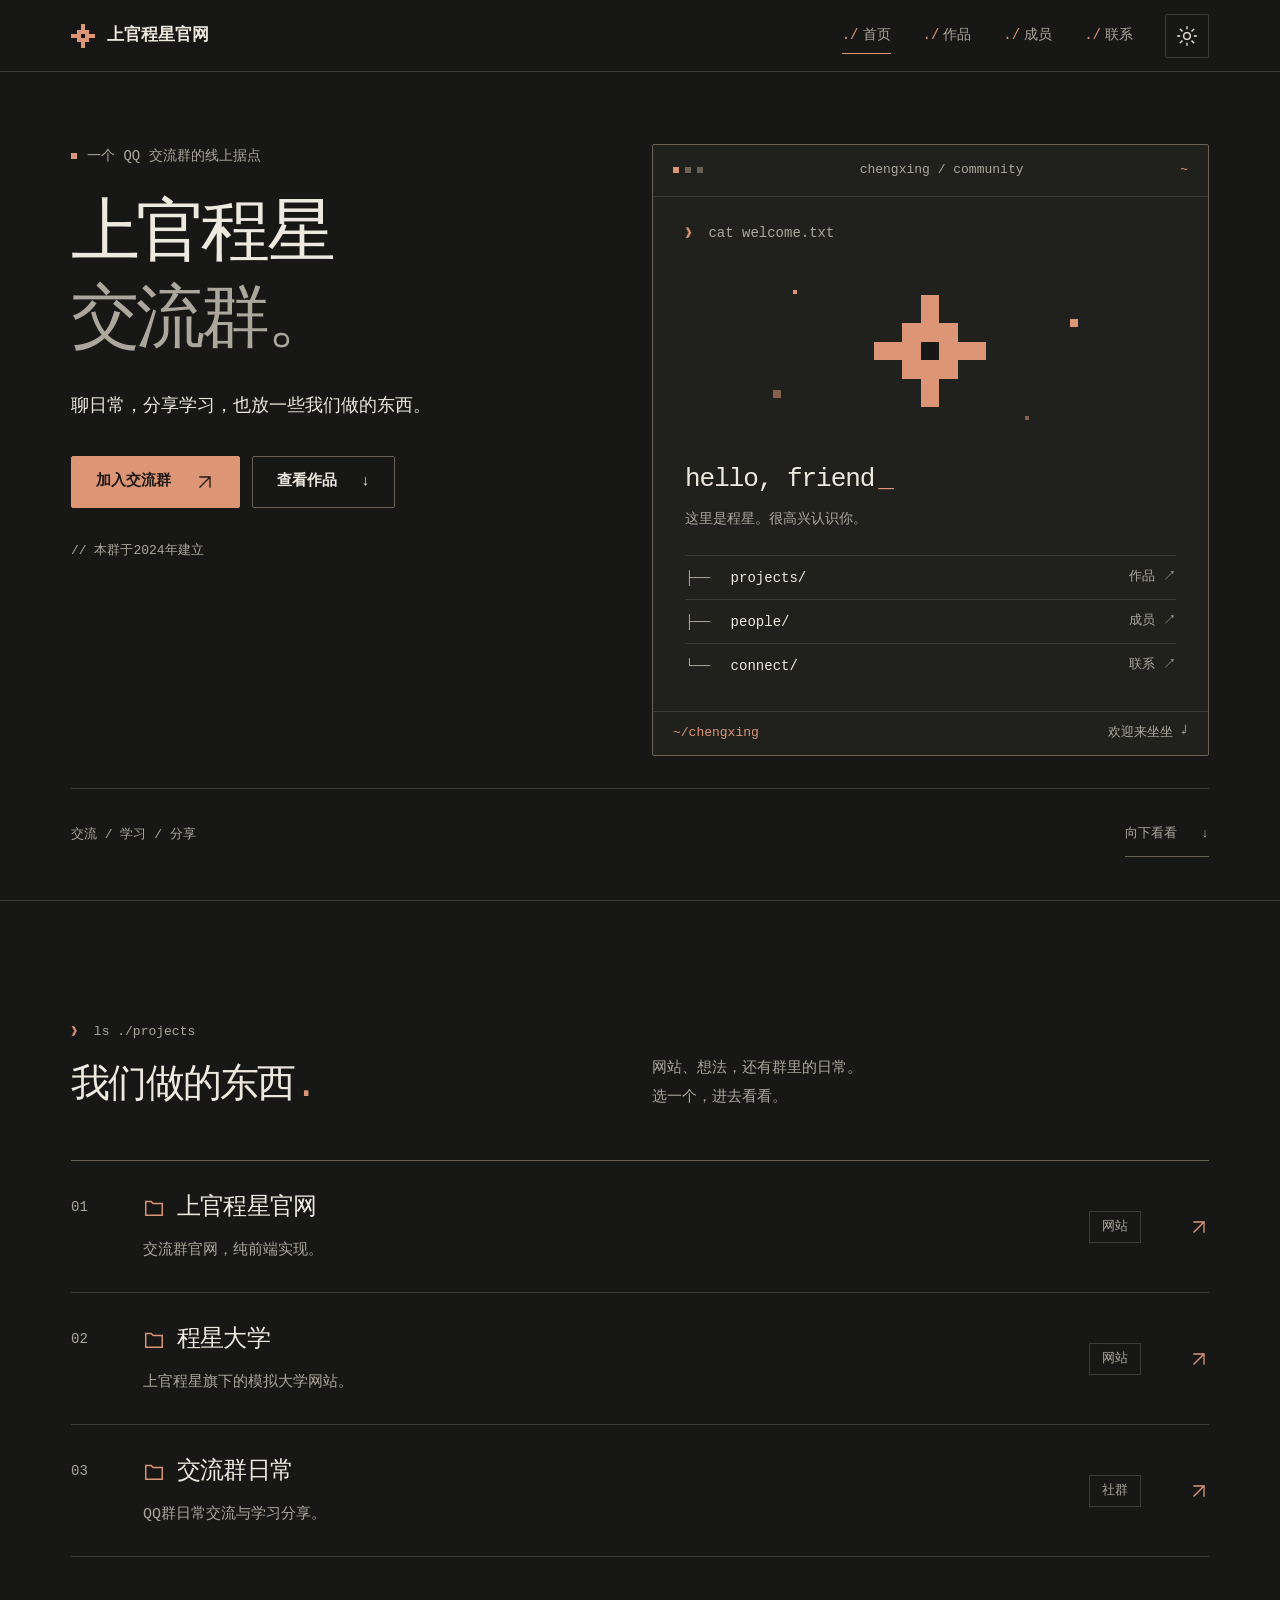
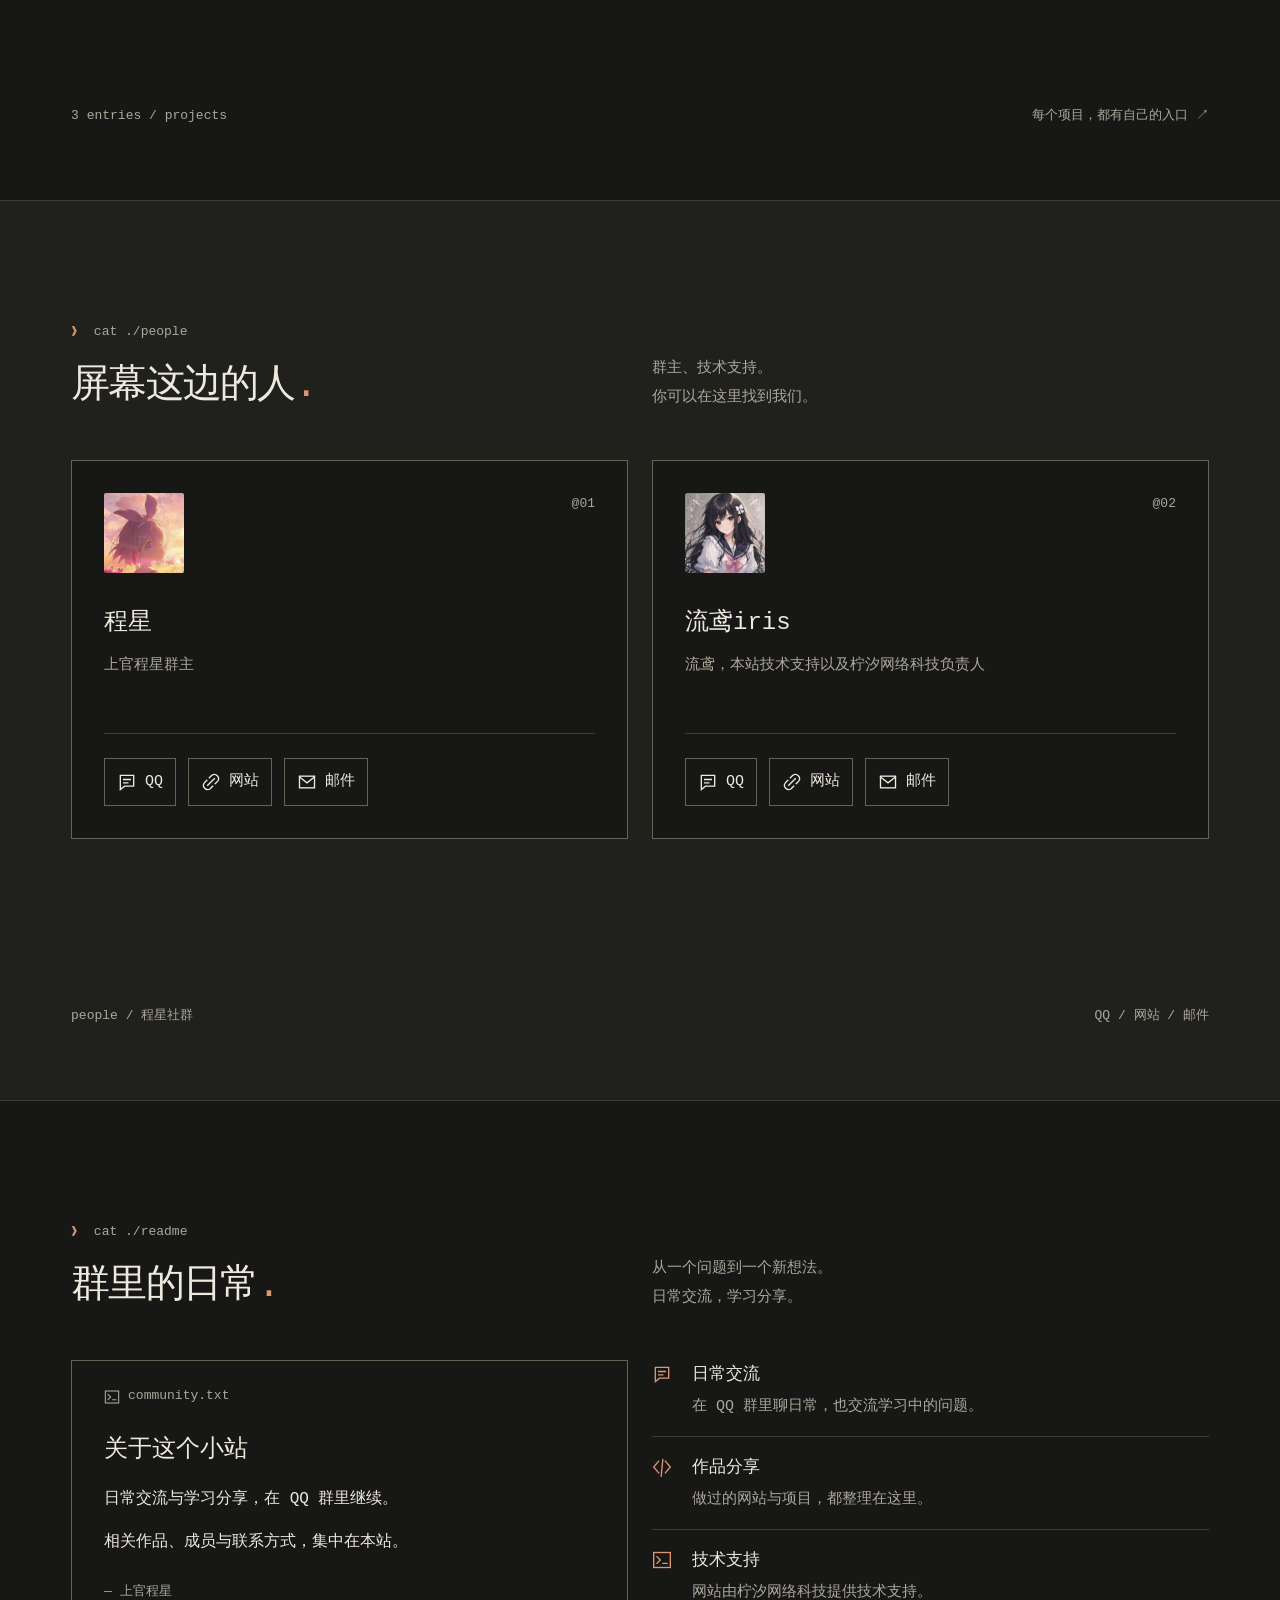
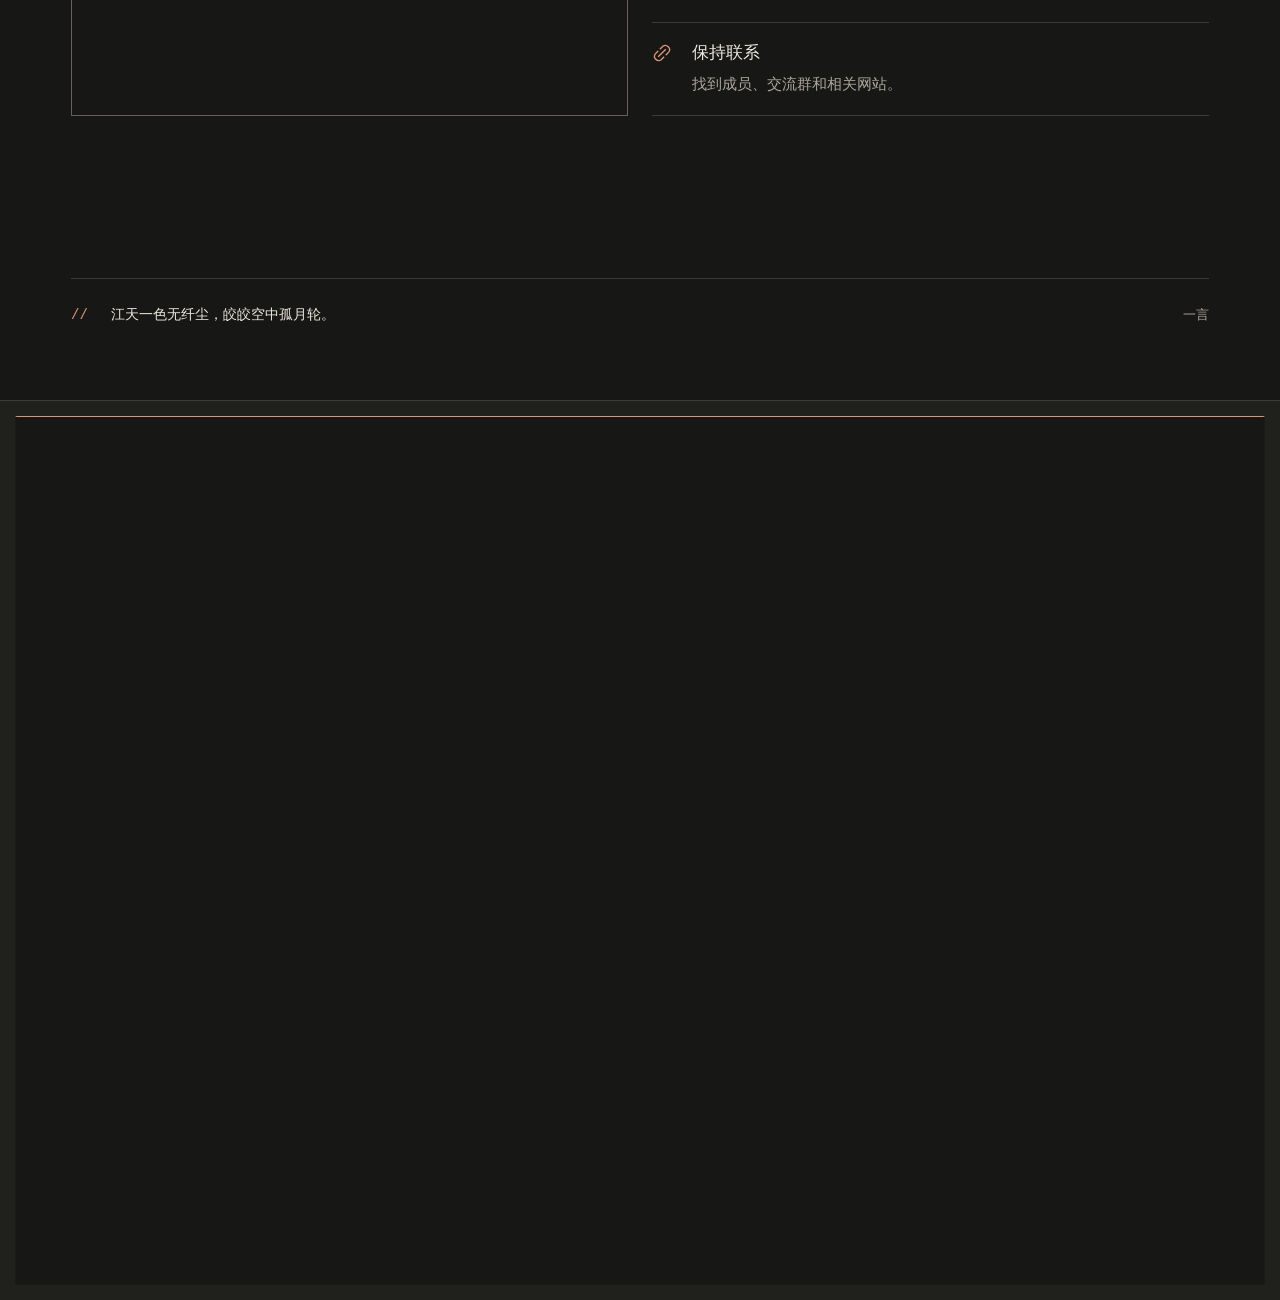
<file: index.html>
<!doctype html>
<html lang="zh-CN" data-type="software" data-radius="sharp" data-buttons="solid" data-theme="dark">
<head>
  <meta charset="utf-8">
  <meta name="viewport" content="width=device-width, initial-scale=1, viewport-fit=cover">
  <meta name="page-type" content="software">
  <meta name="site-kind" content="software">
  <title>上官程星 · 交流群官网</title>
  <meta name="description" content="上官程星交流群的线上据点。找到群里的作品、成员和联系方式。">
  <meta name="keywords" content="上官程星 QQ交流群 作品 社群">
  <meta name="theme-color" content="#171715">
  <meta property="og:title" content="上官程星 · 交流群官网">
  <meta property="og:description" content="聊日常，分享学习，也放一些我们做的东西。">
  <meta property="og:type" content="website">
  <meta property="og:image" content="./share.jpg">
  <meta name="twitter:card" content="summary_large_image">
  <link rel="icon" href="./favicon.svg" type="image/svg+xml">
  <link rel="stylesheet" href="./assets/motion/motion.css">
  <link rel="stylesheet" href="./terminal.css">
  <script>try{document.documentElement.dataset.theme=localStorage.getItem('cx-theme')==='light'?'light':'dark'}catch(e){}document.documentElement.classList.add('m-enter');setTimeout(()=>document.documentElement.classList.add('m-enter-done'),700)</script>
  <script>document.documentElement.classList.add('mo-js');setTimeout(()=>document.documentElement.classList.add('mo-safe'),2500)</script>
  <link rel="modulepreload" href="./assets/moments/moments.js">
  <link rel="modulepreload" href="./assets/moments/lib.js">
  <link rel="modulepreload" href="./assets/moments/line-carries-colour/moment.js">
  <script src="./env.js?v=20261122-link1" defer></script>
  <script src="./site.js" defer></script>
  <script src="./index.js" defer></script>
</head>
<body>
<svg class="icon-definitions" aria-hidden="true" width="0" height="0" xmlns="http://www.w3.org/2000/svg"><symbol id="ui-arrow" viewBox="0 0 24 24"><path d="M5 12h14m-6-6 6 6-6 6"/></symbol><symbol id="ui-arrow-up-right" viewBox="0 0 24 24"><path d="M6 18 18 6M6 6h12v12"/></symbol><symbol id="ui-folder" viewBox="0 0 24 24"><path d="M3 7V5h6l2 2h10v13H3Z"/></symbol><symbol id="ui-message" viewBox="0 0 24 24"><path d="M4 4h16v13H9l-5 4Z"/><path d="M8 9h8M8 13h5"/></symbol><symbol id="ui-mail" viewBox="0 0 24 24"><rect x="3" y="5" width="18" height="14"/><path d="m3 6 9 7 9-7"/></symbol><symbol id="ui-users" viewBox="0 0 24 24"><path d="M3 21v-3a5 5 0 0 1 10 0v3m3-8a5 5 0 0 1 5 5v3"/><circle cx="8" cy="6" r="4"/><path d="M16 2a4 4 0 0 1 0 8"/></symbol><symbol id="ui-code" viewBox="0 0 24 24"><path d="m8 5-6 7 6 7m8-14 6 7-6 7m-3-16-2 20"/></symbol><symbol id="ui-link" viewBox="0 0 24 24"><path d="m10 7 3-3a5 5 0 0 1 7 7l-3 3m-3 3-3 3a5 5 0 0 1-7-7l3-3m1 6 8-8"/></symbol><symbol id="ui-sun" viewBox="0 0 24 24"><circle cx="12" cy="12" r="4"/><path d="M12 1v2m0 18v2M1 12h2m18 0h2M4 4l2 2m12 12 2 2M4 20l2-2M18 6l2-2"/></symbol><symbol id="ui-moon" viewBox="0 0 24 24"><path d="M20 15A9 9 0 0 1 9 4a9 9 0 1 0 11 11Z"/></symbol><symbol id="ui-menu" viewBox="0 0 24 24"><path d="M3 6h18M3 12h18M3 18h18"/></symbol><symbol id="ui-close" viewBox="0 0 24 24"><path d="m5 5 14 14M5 19 19 5"/></symbol><symbol id="ui-back" viewBox="0 0 24 24"><path d="M20 12H4m6-6-6 6 6 6"/></symbol><symbol id="ui-shield" viewBox="0 0 24 24"><path d="m12 2 8 3v6c0 5-8 11-8 11S4 16 4 11V5Z"/><path d="m8 11 3 3 5-6"/></symbol><symbol id="ui-terminal" viewBox="0 0 24 24"><rect x="2" y="3" width="20" height="18"/><path d="m6 8 4 4-4 4m7 0h5"/></symbol><symbol id="ui-copy" viewBox="0 0 24 24"><path d="M8 8h13v13H8Z M16 8V3H3v13h5"/></symbol><symbol id="ui-check" viewBox="0 0 24 24"><path d="m4 12 5 5L20 6"/></symbol></svg>
<!-- Terminal direction approved by client. Split hero; charcoal/terracotta; local system mono. -->
<header class="nav" id="page-header">
  <div class="wrap nav__bar">
    <a class="skip-link" href="#main-container">跳至正文</a>
    <a class="nav__logo" href="./index.html#topd" aria-label="上官程星首页"><img src="./assets/star.svg" width="24" height="24" alt=""><span id="headtitle">上官程星<span class="path-muted"> / home</span></span></a>
    <nav class="nav__links" id="site-navigation" aria-label="主导航">
      <a class="nav__link" href="./index.html#work">作品</a>
      <a class="nav__link" href="./index.html#member">成员</a>
      <a class="nav__link" href="./index.html#contact">联系</a>
    </nav>
    <div class="nav__actions">
      <button type="button" class="icon-button" id="theme-toggle" aria-label="切换到浅色模式" aria-pressed="false"><svg class="icon" aria-hidden="true"><use href="#ui-sun"></use></svg></button>
      <button type="button" class="icon-button nav__toggle" id="menu-toggle" aria-label="打开导航菜单" aria-controls="site-navigation" aria-expanded="false"><svg class="icon" aria-hidden="true"><use href="#ui-menu"></use></svg></button>
    </div>
  </div>
</header>
<main id="main-container" tabindex="-1">
  <section class="hero hero--split" id="topd" data-enter aria-labelledby="hero-heading">
    <div class="wrap hero-shell"><div class="hero-text hero__grid">
      <div class="hero__text">
        <p class="hero__kicker"><span class="status-square" aria-hidden="true"></span>一个 QQ 交流群的线上据点</p>
        <h1 id="hero-heading"><span id="team-name">上官程星</span><br><span class="hero-heading-sub">交流群。</span></h1>
        <p class="hero__lead" id="hero-description">聊日常，分享学习，也放一些我们做的东西。</p>
        <div class="btn-row"><a class="btn btn--primary" id="join-hero" href="#contact">加入交流群 <svg class="icon" aria-hidden="true"><use href="#ui-arrow-up-right"></use></svg></a><a class="btn btn--secondary" id="gst" href="#work">查看作品 <span aria-hidden="true">↓</span></a></div>
        <p class="hero-fact" id="founding-year">// 本群于2024年建立</p>
      </div>
      <div class="hero__media app-frame terminal-window" data-visual aria-label="程星社群目录">
        <div class="window-bar"><span class="window-dots" aria-hidden="true"><i></i><i></i><i></i></span><span>chengxing / community</span><span class="window-badge">~</span></div>
        <div class="terminal-body">
          <p class="shell-line"><span aria-hidden="true">❯</span> cat welcome.txt</p>
          <div class="pixel-art" aria-hidden="true"><img src="./assets/star.svg" width="128" height="128" alt=""><span class="orbit-pixel p1"></span><span class="orbit-pixel p2"></span><span class="orbit-pixel p3"></span><span class="orbit-pixel p4"></span></div>
          <p class="terminal-greeting">hello, friend<span class="cursor" aria-hidden="true">_</span></p>
          <p class="terminal-note">这里是程星。很高兴认识你。</p>
          <div class="directory" id="hero-directory">
            <a href="#work" class="directory-row" data-nav-module="work"><span><span class="tree-branch" aria-hidden="true">├──</span> projects/</span><span>作品 <span aria-hidden="true">↗</span></span></a>
            <a href="#member" class="directory-row" data-nav-module="member"><span><span class="tree-branch" aria-hidden="true">├──</span> people/</span><span>成员 <span aria-hidden="true">↗</span></span></a>
            <a href="#contact" class="directory-row" data-nav-module="contact"><span><span class="tree-branch" aria-hidden="true">└──</span> connect/</span><span>联系 <span aria-hidden="true">↗</span></span></a>
          </div>
        </div>
        <div class="terminal-status"><span>~/chengxing</span><span>欢迎来坐坐 <span aria-hidden="true">↵</span></span></div>
      </div>
      </div><div class="hero-bottom"><span>交流 / 学习 / 分享</span><a class="m-link" href="#work" id="hero-scroll">向下看看 <span aria-hidden="true">↓</span></a></div>
    </div>
  </section>
  <section class="section" id="work" data-module="work" aria-labelledby="work-heading">
    <div class="wrap">
      <div class="section-head"><div><p class="command-label"><span aria-hidden="true">❯</span> ls ./projects</p><h2 id="work-heading">我们做的东西<span class="accent">.</span></h2></div><p class="section-intro">网站、想法，还有群里的日常。<br>选一个，进去看看。</p></div>
      <div class="project-list app-frame" id="project-list" data-visual></div>
      <div class="section-tail"><span id="project-count">projects/</span><span>每个项目，都有自己的入口 <span aria-hidden="true">↗</span></span></div>
    </div>
  </section>
  <section class="section section-surface" id="member" data-module="member" aria-labelledby="member-heading">
    <div class="wrap">
      <div class="section-head"><div><p class="command-label"><span aria-hidden="true">❯</span> cat ./people</p><h2 id="member-heading">屏幕这边的人<span class="accent">.</span></h2></div><p class="section-intro">群主、技术支持。<br>你可以在这里找到我们。</p></div>
      <div class="people-grid" id="member-list"></div>
      <div class="section-tail"><span>people / 程星社群</span><span>QQ / 网站 / 邮件</span></div>
    </div>
  </section>
  <section class="section" id="about" aria-labelledby="about-heading">
    <div class="wrap">
      <div class="section-head"><div><p class="command-label"><span aria-hidden="true">❯</span> cat ./readme</p><h2 id="about-heading">群里的日常<span class="accent">.</span></h2></div><p class="section-intro">从一个问题到一个新想法。<br>日常交流，学习分享。</p></div>
      <div class="about-layout">
        <div class="readme-panel app-frame" data-visual id="zone" data-module="zone"><div class="file-heading"><svg class="icon" aria-hidden="true"><use href="#ui-terminal"></use></svg> community.txt</div><h3>关于这个小站</h3><div id="community-notes"></div><p class="readme-sign">— 上官程星</p></div>
        <div class="feature-list" id="feature" data-module="feature"></div>
      </div>
      <div class="quote-line" id="hito" data-module="hito"><span class="quote-prefix" aria-hidden="true">//</span><p id="hitokoto_text">江天一色无纤尘，皎皎空中孤月轮。</p><span id="hitokoto_from">一言</span></div>
    
    </div>
  </section>
</main>
  <footer class="closing section section-surface" id="contact" data-moment="line-carries-colour" data-moment-opts='{"from":"base"}' aria-labelledby="contact-heading">
    <div class="wrap"><div class="closing-content">
      <div class="section-head"><div><p class="command-label"><span aria-hidden="true">❯</span> open ./connect</p><h2 id="contact-heading">下一句，群里见<span class="accent">.</span></h2></div><p class="section-intro">来群里打个招呼，<br>或者给我们发封邮件。</p></div>
      <div class="contact-layout" id="contact-content" data-module="contact"><div class="contact-copy"><span class="prompt-mark" aria-hidden="true">❯_</span><h3>保持联系</h3><p>交流学习、分享作品，<br>也欢迎随时来聊聊。</p></div><div><div class="contact-links" id="contact-links"></div><a id="join-footer" class="btn btn--primary contact-join" href="#contact">加入交流群 <svg class="icon" aria-hidden="true"><use href="#ui-arrow-up-right"></use></svg></a></div></div>
      <div class="friends-block" id="flinks" data-module="flinks"><p class="friend-heading"><span aria-hidden="true">↗</span> 友邻 / friends</p><div class="friend-list" id="friend-list"></div></div>
</div><div class="site-footer" id="page-footer">
  <div class="footer-inner">
    <p id="copyright">上官程星</p>
    <div class="filings" id="filings"><a href="https://beian.miit.gov.cn/" target="_blank" rel="noopener noreferrer">鲁ICP备2026070809号-1</a></div>
    <a class="footer-top m-link" href="./index.html#topd">返回首页 <span aria-hidden="true">↗</span></a>
  </div>
</div>
    </div>
  </footer>

<noscript><p class="noscript-notice">完整内容需要启用 JavaScript。你仍可通过页脚查看备案信息。</p></noscript>
<script type="module" src="./assets/motion/motion.js"></script>
<script type="module" src="./assets/moments/moments.js"></script>
</body>
</html>
</file>
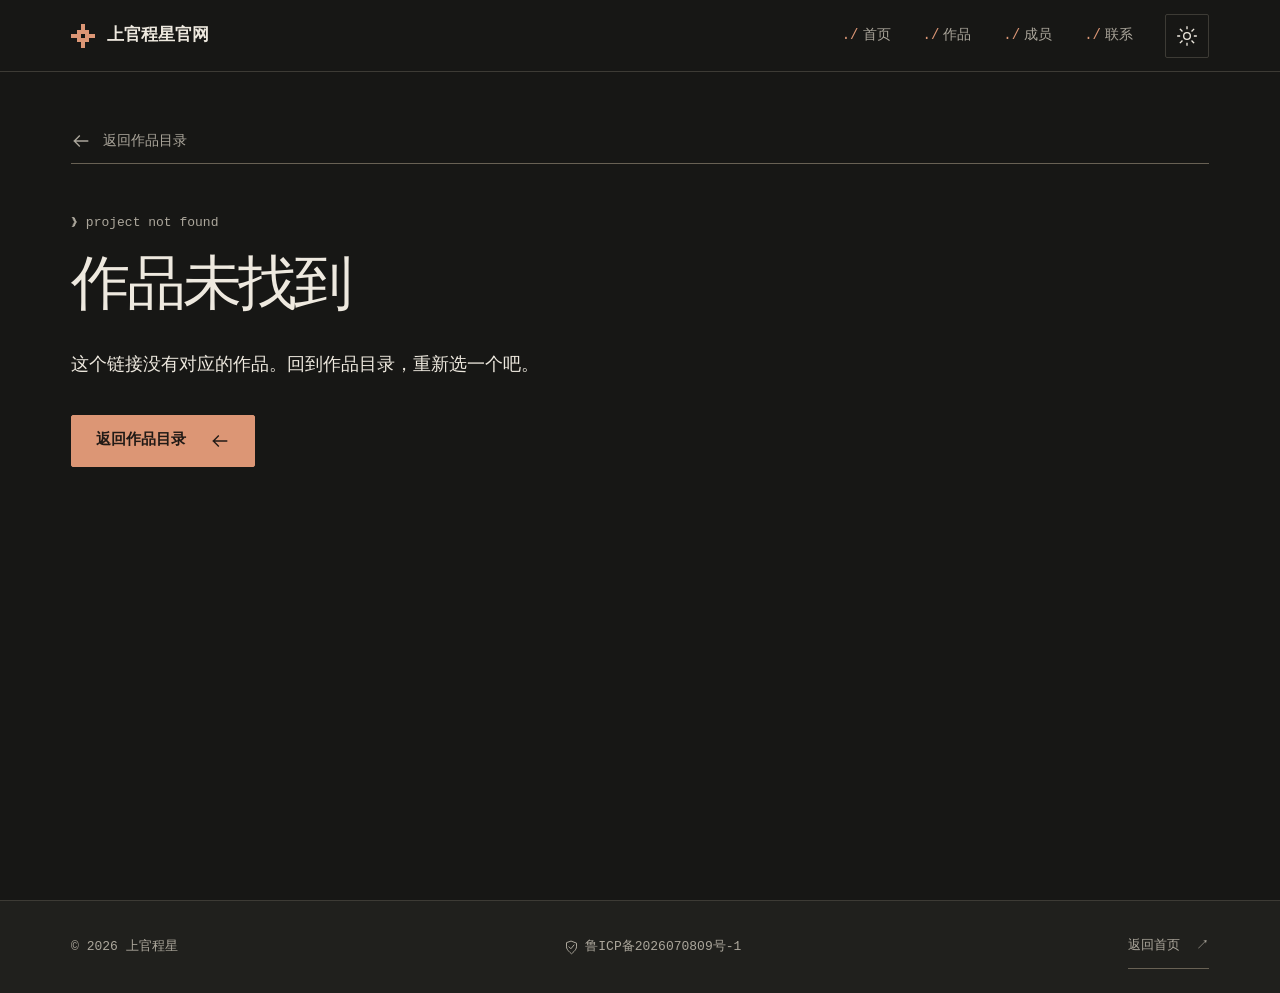
<file: works.html>
<!doctype html>
<html lang="zh-CN" data-type="software" data-radius="sharp" data-buttons="solid" data-theme="dark">
<head>
  <meta charset="utf-8">
  <meta name="viewport" content="width=device-width, initial-scale=1, viewport-fit=cover">
  <meta name="page-type" content="software">
  <meta name="site-kind" content="software">
  <title>作品详情 · 上官程星</title>
  <meta name="description" content="上官程星交流群的线上据点。找到群里的作品、成员和联系方式。">
  <meta name="keywords" content="上官程星 QQ交流群 作品 社群">
  <meta name="theme-color" content="#171715">
  <meta property="og:title" content="上官程星 · 交流群官网">
  <meta property="og:description" content="聊日常，分享学习，也放一些我们做的东西。">
  <meta property="og:type" content="website">
  <meta property="og:image" content="./share.jpg">
  <meta name="twitter:card" content="summary_large_image">
  <link rel="icon" href="./favicon.svg" type="image/svg+xml">
  <link rel="stylesheet" href="./assets/motion/motion.css">
  <link rel="stylesheet" href="./terminal.css">
  <script>try{document.documentElement.dataset.theme=localStorage.getItem('cx-theme')==='light'?'light':'dark'}catch(e){}document.documentElement.classList.add('m-enter');setTimeout(()=>document.documentElement.classList.add('m-enter-done'),700)</script>
  <script>document.documentElement.classList.add('mo-js');setTimeout(()=>document.documentElement.classList.add('mo-safe'),2500)</script>
  <link rel="modulepreload" href="./assets/moments/moments.js">
  <link rel="modulepreload" href="./assets/moments/lib.js">
  <link rel="modulepreload" href="./assets/moments/line-carries-colour/moment.js">
  <script src="./env.js?v=20261122-link1" defer></script>
  <script src="./site.js" defer></script>
  <script src="./works.js" defer></script>
</head>
<body>
<svg class="icon-definitions" aria-hidden="true" width="0" height="0" xmlns="http://www.w3.org/2000/svg"><symbol id="ui-arrow" viewBox="0 0 24 24"><path d="M5 12h14m-6-6 6 6-6 6"/></symbol><symbol id="ui-arrow-up-right" viewBox="0 0 24 24"><path d="M6 18 18 6M6 6h12v12"/></symbol><symbol id="ui-folder" viewBox="0 0 24 24"><path d="M3 7V5h6l2 2h10v13H3Z"/></symbol><symbol id="ui-message" viewBox="0 0 24 24"><path d="M4 4h16v13H9l-5 4Z"/><path d="M8 9h8M8 13h5"/></symbol><symbol id="ui-mail" viewBox="0 0 24 24"><rect x="3" y="5" width="18" height="14"/><path d="m3 6 9 7 9-7"/></symbol><symbol id="ui-users" viewBox="0 0 24 24"><path d="M3 21v-3a5 5 0 0 1 10 0v3m3-8a5 5 0 0 1 5 5v3"/><circle cx="8" cy="6" r="4"/><path d="M16 2a4 4 0 0 1 0 8"/></symbol><symbol id="ui-code" viewBox="0 0 24 24"><path d="m8 5-6 7 6 7m8-14 6 7-6 7m-3-16-2 20"/></symbol><symbol id="ui-link" viewBox="0 0 24 24"><path d="m10 7 3-3a5 5 0 0 1 7 7l-3 3m-3 3-3 3a5 5 0 0 1-7-7l3-3m1 6 8-8"/></symbol><symbol id="ui-sun" viewBox="0 0 24 24"><circle cx="12" cy="12" r="4"/><path d="M12 1v2m0 18v2M1 12h2m18 0h2M4 4l2 2m12 12 2 2M4 20l2-2M18 6l2-2"/></symbol><symbol id="ui-moon" viewBox="0 0 24 24"><path d="M20 15A9 9 0 0 1 9 4a9 9 0 1 0 11 11Z"/></symbol><symbol id="ui-menu" viewBox="0 0 24 24"><path d="M3 6h18M3 12h18M3 18h18"/></symbol><symbol id="ui-close" viewBox="0 0 24 24"><path d="m5 5 14 14M5 19 19 5"/></symbol><symbol id="ui-back" viewBox="0 0 24 24"><path d="M20 12H4m6-6-6 6 6 6"/></symbol><symbol id="ui-shield" viewBox="0 0 24 24"><path d="m12 2 8 3v6c0 5-8 11-8 11S4 16 4 11V5Z"/><path d="m8 11 3 3 5-6"/></symbol><symbol id="ui-terminal" viewBox="0 0 24 24"><rect x="2" y="3" width="20" height="18"/><path d="m6 8 4 4-4 4m7 0h5"/></symbol><symbol id="ui-copy" viewBox="0 0 24 24"><path d="M8 8h13v13H8Z M16 8V3H3v13h5"/></symbol><symbol id="ui-check" viewBox="0 0 24 24"><path d="m4 12 5 5L20 6"/></symbol></svg>
<!-- Terminal direction approved by client. Split hero; charcoal/terracotta; local system mono. -->
<header class="nav" id="page-header">
  <div class="wrap nav__bar">
    <a class="skip-link" href="#main-container">跳至正文</a>
    <a class="nav__logo" href="./index.html#topd" aria-label="上官程星首页"><img src="./assets/star.svg" width="24" height="24" alt=""><span id="headtitle">上官程星<span class="path-muted"> / home</span></span></a>
    <nav class="nav__links" id="site-navigation" aria-label="主导航">
      <a class="nav__link" href="./index.html#work">作品</a>
      <a class="nav__link" href="./index.html#member">成员</a>
      <a class="nav__link" href="./index.html#contact">联系</a>
    </nav>
    <div class="nav__actions">
      <button type="button" class="icon-button" id="theme-toggle" aria-label="切换到浅色模式" aria-pressed="false"><svg class="icon" aria-hidden="true"><use href="#ui-sun"></use></svg></button>
      <button type="button" class="icon-button nav__toggle" id="menu-toggle" aria-label="打开导航菜单" aria-controls="site-navigation" aria-expanded="false"><svg class="icon" aria-hidden="true"><use href="#ui-menu"></use></svg></button>
    </div>
  </div>
</header>
<main id="main-container" tabindex="-1">
  <section class="hero detail-hero" id="topd" data-enter aria-labelledby="detail-heading">
    <div class="wrap">
      <a class="back-link m-link" href="./index.html#work"><svg class="icon" aria-hidden="true"><use href="#ui-back"></use></svg> 返回作品目录</a>
      <div class="detail-title-grid"><div><p class="command-label" id="detail-path"><span aria-hidden="true">❯</span> open ./projects</p><h1 id="detail-heading">作品详情</h1><p class="hero__lead" id="detail-summary">程星社群的作品与日常。</p><div class="btn-row" id="detail-actions"></div></div><div class="detail-visual" aria-hidden="true"><svg class="detail-folder" viewBox="0 0 240 180" fill="none"><path d="M20 42V20h72l24 24h104v116H20Z" stroke="currentColor" stroke-width="3"/><path d="m74 86-18 18 18 18m92-36 18 18-18 18m-35-44-22 88" stroke="currentColor" stroke-width="3"/></svg><span id="detail-type">project/</span></div></div>
      <dl class="project-meta" id="project-meta"></dl>
    </div>
  </section>
  <section class="section detail-content" id="project-content" data-moment="line-carries-colour" data-moment-opts='{"from":"base"}' aria-labelledby="content-heading">
    <div class="wrap"><div class="section-head"><div><p class="command-label"><span aria-hidden="true">❯</span> cat README.md</p><h2 id="content-heading">关于这个作品<span class="accent">.</span></h2></div></div><div class="article-layout"><article id="project-article"></article><aside class="project-aside"><span class="file-heading">project / info</span><h3>相关入口</h3><div id="project-resources"></div><a class="m-link" href="./index.html#contact">联系程星社群 <span aria-hidden="true">↗</span></a></aside></div><div class="gallery" id="vi" hidden></div></div>
  </section>
</main>
  <footer class="closing section section-surface" id="related" aria-labelledby="related-heading"><div class="wrap"><div class="closing-content"><div class="section-head"><div><p class="command-label"><span aria-hidden="true">❯</span> ls ../projects</p><h2 id="related-heading">再看看这些<span class="accent">.</span></h2></div><a class="m-link" href="./index.html#work">全部作品 <span aria-hidden="true">↗</span></a></div><div class="project-list" id="related-list"></div></div><div class="site-footer" id="page-footer">
  <div class="footer-inner">
    <p id="copyright">上官程星</p>
    <div class="filings" id="filings"><a href="https://beian.miit.gov.cn/" target="_blank" rel="noopener noreferrer">鲁ICP备2026070809号-1</a></div>
    <a class="footer-top m-link" href="./index.html#topd">返回首页 <span aria-hidden="true">↗</span></a>
  </div>
</div></div></footer>
<dialog id="image-viewer" aria-labelledby="viewer-caption"><button type="button" class="icon-button" id="viewer-close" aria-label="关闭图片预览"><svg class="icon" aria-hidden="true"><use href="#ui-close"></use></svg></button><img id="viewer-image" alt=""><p id="viewer-caption"></p></dialog>

<noscript><p class="noscript-notice">完整内容需要启用 JavaScript。你仍可通过页脚查看备案信息。</p></noscript>
<script type="module" src="./assets/motion/motion.js"></script>
<script type="module" src="./assets/moments/moments.js"></script>
</body>
</html>
</file>
<file: assets/motion/motion.css>
/*
  taste-skill motion.css - the micro-interactions a company site has (figma.com, x.ai): one small
  opt-in layer over system.css and ui/cards.css. Link it after them (data-motion on <html> is optional);
  load motion.js once (it adds the tab indicator, the number tick and the card loops).
  The layer is ON as soon as this file is linked: no attribute is needed (a hover shot of a linked card or photo
  shows the 2px lift and the 1.03 zoom). <html data-motion="off"> switches the whole layer off; data-motion="live"
  is the number tick in a headless shot (motion.js).
  references/motion.md says what moves and how fast. Everything here answers the pointer, the
  keyboard or a number coming into view once, plus the hero's one entrance on load (the end of this
  file); nothing moves because the page scrolled (that is a dealt moment's job, assets/moments).

  Hover moves sit under (hover: hover) and (pointer: fine): a phone never keeps a stuck hover.
  Hover out runs 120ms against 150ms in (motion.md, tokens).
  Under prefers-reduced-motion colours still change and a press still shows; nothing moves or scales.
*/

:root {
  --m-in: 150ms;                              /* hover in: buttons, links, nav, tabs */
  --m-out: 120ms;                             /* hover out */
  --m-press: 90ms;                            /* a press */
  --m-panel: 200ms;                           /* a menu or sheet opening */
  --m-close: 120ms;                           /* a menu closing */
  --m-slide: 240ms;                           /* an indicator travelling between two tabs or links */
  --m-image: 600ms;                           /* a photograph scaling inside its mask */
  --m-image-out: 400ms;                       /* ...and settling back */
  --m-ease: var(--ease, cubic-bezier(.2, .8, .2, 1)); /* the one UI ease-out (system.css --ease): fast start, soft landing */
  --m-ease-io: cubic-bezier(.65, 0, .35, 1);  /* the indicator: leaves and lands softly */
  --m-ease-enter: cubic-bezier(.22, 1, .36, 1); /* an entrance settling: long soft tail, never past its mark */
  --m-cycle: 3.2s;                            /* one cycle of a card's loop (2.5-4 s) */
  --m-lift: -2px;
}

/* ---------------------------------------------------------------- buttons */
html:not([data-motion="off"]) .btn {
  position: relative;
  transition: background-color var(--m-out) var(--m-ease), color var(--m-out) var(--m-ease),
              border-color var(--m-out) var(--m-ease), box-shadow var(--m-out) var(--m-ease),
              transform var(--m-press) var(--m-ease);
}
/* the tone moves toward the ground: a black button greys a little on white, a white one on black */
html:not([data-motion="off"]) .btn--primary:hover { background: color-mix(in oklab, var(--action) 84%, var(--bg)); }
html:not([data-motion="off"]) .btn--secondary:hover {
  background: color-mix(in oklab, var(--bg) 92%, var(--ink));
  border-color: color-mix(in oklab, var(--ink) 32%, transparent);
}
html:not([data-motion="off"]) .btn:hover { transition-duration: var(--m-in), var(--m-in), var(--m-in), var(--m-in), var(--m-press); }
html:not([data-motion="off"]) .btn:active { transform: translateY(1px) scale(.985); }
/* the step: a button rises 1px on hover (2px on the large size) and presses 1px down with a 1.5% shrink on
   click; pointer only. The text-link secondary (arrow and block looks) keeps its underline and does not step.
   Reduced motion keeps the colour change only (see the end of this file). */
@media (hover: hover) and (pointer: fine) {
  html:not([data-motion="off"]) .btn:hover { transform: translateY(-1px); }
  html:not([data-motion="off"]) .btn--xl:hover { transform: translateY(-2px); }
  html:not([data-motion="off"]):is([data-buttons="arrow"], [data-buttons="block"]) .btn--secondary:hover { transform: none; }
  html:not([data-motion="off"]) .btn:active { transform: translateY(1px) scale(.985); }
  html:not([data-motion="off"]):is([data-buttons="arrow"], [data-buttons="block"]) .btn--secondary:active { transform: scale(.985); }
}

/* the arrow: the text arrow (.btn--arrow, .link) nudges 3px; the drawn arrow (.m-arrow) grows its
   stem and moves its head 3px, the way a good product site's "Learn more" does. The pointer's move
   only for a fine pointer; keyboard focus shows it anywhere */
html:not([data-motion="off"]) :is(.btn--arrow, .link)::after { transition: transform var(--m-out) var(--m-ease); }
html:not([data-motion="off"]) :is(.btn--arrow, .link):focus-visible::after { transform: translateX(3px); transition-duration: var(--m-in); }
.m-arrow { width: 12px; height: 12px; flex: none; overflow: visible; fill: none; stroke: currentColor; stroke-width: 1.6;
           stroke-linecap: round; stroke-linejoin: round; }
.m-arrow__stem { opacity: 0; transform: scaleX(.2); transform-origin: 1px 50%; transform-box: fill-box;
                 transition: opacity var(--m-out) var(--m-ease), transform var(--m-out) var(--m-ease); }
.m-arrow__head { transition: transform var(--m-out) var(--m-ease); }
:is(a, button):focus-visible > .m-arrow .m-arrow__stem { opacity: 1; transform: none; transition-duration: var(--m-in); }
:is(a, button):focus-visible > .m-arrow .m-arrow__head { transform: translateX(3px); transition-duration: var(--m-in); }
@media (hover: hover) and (pointer: fine) {
  html:not([data-motion="off"]) :is(.btn--arrow, .link):hover::after { transform: translateX(3px); transition-duration: var(--m-in); }
  :is(a, button):hover > .m-arrow .m-arrow__stem { opacity: 1; transform: none; transition-duration: var(--m-in); }
  :is(a, button):hover > .m-arrow .m-arrow__head { transform: translateX(3px); transition-duration: var(--m-in); }
}

/* a pill that is a link (the line above a hero headline) */
html:not([data-motion="off"]) a.pill { transition: background-color var(--m-out) var(--m-ease), border-color var(--m-out) var(--m-ease); }
html:not([data-motion="off"]) a.pill:hover { background: color-mix(in oklab, var(--card) 90%, var(--ink)); border-color: var(--line-strong); transition-duration: var(--m-in); }

/* ---------------------------------------------------------------- links: an underline that draws */
/* .link and links in running text: a rest line, and the ink line draws left to right on hover and
   leaves to the right. A link in a sentence rests on its own colour at 45% (about 3.3:1 on its
   ground), so it reads as a link even when it is the same colour as the text (WCAG 1.4.1); .link
   and .m-link carry an arrow or sit alone and rest on the faint hairline */
html:not([data-motion="off"]) :is(.link, .m-link, p a:not([class]), .footer ul a, .footer .link) {
  text-decoration: none;
  background-image: linear-gradient(currentColor, currentColor), linear-gradient(var(--m-rest, var(--line-strong)), var(--m-rest, var(--line-strong)));
  background-repeat: no-repeat; background-size: 0% 1px, 100% 1px;
  background-position: right 0 bottom 0, 0 100%;
  transition: background-size var(--m-out) var(--m-ease), color var(--m-out) var(--m-ease);
  padding-bottom: 2px;
}
/* set on its own rule: the shared rule above is (0,3,1) through :is(.footer .link) and would win */
html:not([data-motion="off"]) p a:not([class]) { --m-rest: color-mix(in oklab, currentColor 45%, transparent); }
html:not([data-motion="off"]) :is(.footer ul a, .m-link--bare):not(:hover, :focus-visible) { background-size: 0% 1px, 0% 1px; }
html:not([data-motion="off"]) :is(.link, .m-link, p a:not([class]), .footer ul a, .footer .link):is(:hover, :focus-visible) {
  background-size: 100% 1px, 100% 1px; background-position: left 0 bottom 0, 0 100%; transition-duration: var(--m-in);
}
/* the link's arrow is not underlined: the line runs under the words only */
html:not([data-motion="off"]) .link { background-size: 0% 1px, calc(100% - 1em - var(--s-2)) 1px; }
html:not([data-motion="off"]) .link:is(:hover, :focus-visible) { background-size: calc(100% - 1em - var(--s-2)) 1px, calc(100% - 1em - var(--s-2)) 1px; }
html:not([data-motion="off"]) .link, html:not([data-motion="off"]) .link:is(:hover, :focus-visible) { background-position: 0 100%, 0 100%; }
html:not([data-motion="off"]) .footer ul a:hover { color: var(--ink); }

/* ---------------------------------------------------------------- navigation */
/* the nav words take no pill (ST-08, ST-11): system.css draws the underline under a word from the left on hover and focus, and
   takes it away to the right; the page you are on keeps its still bar (system.css draws it, at the same inset) */
@media (min-width: 1024px) {
  /* the full-width panel: fades and settles 6px in 200ms with its columns together (one surface, read
     as one); it closes in 120ms. While one menu is open, the next word swaps the panel at once
     (motion.js .m-menu-open) */
  html:not([data-motion="off"]) .nav__menu {
    transform: translateY(-6px);
    transition: opacity var(--m-close) var(--m-ease), transform var(--m-close) var(--m-ease), visibility 0s linear var(--m-close);
  }
  html:not([data-motion="off"]) .nav__item:is(:hover, :focus-within) > .nav__menu {
    transition: opacity var(--m-panel) var(--m-ease) 150ms, transform var(--m-panel) var(--m-ease) 150ms, visibility 0s linear 150ms;
  }
  /* .m-menu-open comes on when the first panel starts to show (150ms): from then the next word swaps
     the panel at once. Duration and delay go to 0, the properties stay listed, so the panel that is
     still fading in finishes its own 200ms instead of snapping */
  html:not([data-motion="off"]) .nav.m-menu-open .nav__menu,
  html:not([data-motion="off"]) .nav.m-menu-open .nav__item:is(:hover, :focus-within) > .nav__menu { transition-duration: 0s; transition-delay: 0s; }
  html:not([data-motion="off"]) .menu-col a { transition: color var(--m-out) var(--m-ease); }
  html:not([data-motion="off"]) .menu-col a:hover { transition-duration: var(--m-in); }
  html:not([data-motion="off"]) .menu-card .panel { transition: border-color var(--m-out) var(--m-ease); }
}
/* the phone sheet slides in 8px and fades (system.js opens it) */
@media (max-width: 1023px) {
  html:not([data-motion="off"]) .nav.is-open .nav__links { transition: opacity var(--m-panel) var(--m-ease), transform var(--m-panel) var(--m-ease); }
  @starting-style { html:not([data-motion="off"]) .nav.is-open .nav__links { opacity: 0; transform: translateY(-8px); } }
}

/* ---------------------------------------------------------------- tabs: the indicator slides */
html:not([data-motion="off"]) .tabs.m-has-ind { position: relative; isolation: isolate; }
html:not([data-motion="off"]) .tabs.m-has-ind .tab { position: relative; z-index: 1; }
html:not([data-motion="off"]) .tabs.m-has-ind .tab[aria-selected="true"] { background: transparent; border-color: transparent; }
/* the pill takes its new size at once and travels by transform alone (motion.js: it starts scaled to
   the old tab's size at the old place and settles to scale 1 at the new one), so nothing is laid out
   again while it moves and its corners are true at rest */
.m-tab-ind {
  position: absolute; left: 0; top: 0; z-index: 0; width: var(--w, 0px); height: var(--h, 0px);
  border-radius: var(--r-btn); background: var(--ink); pointer-events: none;
  transform: translate(var(--x, 0px), var(--y, 0px)) scale(var(--sx, 1), var(--sy, 1)); transform-origin: 0 0;
  transition: transform var(--m-slide) var(--m-ease-io);
}
.m-tab-ind.is-jump { transition: none; }
html:not([data-motion="off"]) .tab { transition: color var(--m-slide) var(--m-ease), border-color var(--m-out) var(--m-ease), background-color var(--m-out) var(--m-ease); }

/* ---------------------------------------------------------------- focus */
/* the ring (system.css) is drawn in full in the frame the focus lands; no transition */

/* ---------------------------------------------------------------- cards: a 2px lift */
/* the card rises 2px, its border and shadow deepen; a card without its own box (.card--open) lifts
   its panel. Never tilts, flips or follows the pointer */
html:not([data-motion="off"]) .card:not(.card--open, .card--plan) {
  transition: transform var(--m-out) var(--m-ease), border-color var(--m-out) var(--m-ease), box-shadow var(--m-out) var(--m-ease);
}
html:not([data-motion="off"]) .card--open > .panel { transition: transform var(--m-out) var(--m-ease), box-shadow var(--m-out) var(--m-ease); }
@media (hover: hover) and (pointer: fine) {
  html:not([data-motion="off"]) .card:not(.card--open, .card--plan, .m-nolift):hover {
    transform: translateY(var(--m-lift));
    border-color: color-mix(in oklab, var(--ink) 16%, transparent);
    /* the shadow is deeper on a dark card (its lightness l): about .2 on white, .64 on near-black */
    box-shadow: inset 0 1px 0 var(--c-hi, transparent), 0 1px 2px rgb(0 0 0 / .06),
                0 14px 32px -18px oklch(from var(--card, #fff) 0 0 0 / calc(0.75 - l * 0.55));
    transition-duration: 180ms;
  }
  html:not([data-motion="off"]) .card--open:not(.m-nolift):hover > .panel {
    transform: translateY(var(--m-lift)); box-shadow: 0 14px 32px -18px oklch(from var(--bg, #fff) 0 0 0 / calc(0.75 - l * 0.55)); transition-duration: 180ms;
  }
}

/* ---------------------------------------------------------------- photographs: 1.03 inside the mask */
/* a photograph in a link or a linked card grows 3% inside its own mask (the frame, the tile, a .m-zoom wrapper);
   the mask clips it, so the box never moves. .m-zoom is the hook for any other photograph: wrap it. */
.m-zoom { overflow: clip; }
html:not([data-motion="off"]) :is(.frame__img, .tile__media > img, .m-zoom img, .m-zoom > video) {
  transition: transform var(--m-image-out) var(--m-ease);
}
@media (hover: hover) and (pointer: fine) {
  html:not([data-motion="off"]) :is(a, .card:has(a), .m-zoom):hover :is(.frame__img, .tile__media > img),
  html:not([data-motion="off"]) .m-zoom:hover :is(img, video) { transform: scale(1.03); transition-duration: var(--m-image); }
}

/* ---------------------------------------------------------------- inputs, switches, checks */
html:not([data-motion="off"]) .field :is(input, select, textarea), .m-input {
  transition: border-color var(--m-out) var(--m-ease), box-shadow var(--m-out) var(--m-ease), background-color var(--m-out) var(--m-ease);
}
html:not([data-motion="off"]) .field :is(input, select, textarea):hover, .m-input:hover { border-color: color-mix(in oklab, var(--ink) 48%, transparent); }
html:not([data-motion="off"]) .field :is(input, select, textarea):focus, .m-input:focus {
  /* the field's own ring in place of the outline: a 2px line in --action (3:1 on the ground) and a soft halo,
     there at once like every focus ring (the hover's fade does not apply to focus) */
  outline: none; border-color: var(--action);
  box-shadow: 0 0 0 1px var(--action), 0 0 0 4px color-mix(in oklab, var(--action) 20%, transparent); transition-duration: 0s;
}
/* a switch: <button class="m-switch" role="switch" aria-checked="false" aria-label="..."></button>
   (motion.js flips aria-checked on click unless the page handles it). The knob slides in 180ms and
   stretches 4px while pressed, both by transform (a scaleX from its left edge; on, the 12px shift
   keeps its right edge where it rests). The off track is ink at 48% (3.3:1 or more against the knob
   and the ground, the 3:1 a control needs) */
.m-switch {
  position: relative; flex: none; width: 40px; height: 24px; padding: 0; border: 0; border-radius: 999px; cursor: pointer;
  background: color-mix(in oklab, var(--ink) 48%, var(--bg));
  transition: background-color 180ms var(--m-ease);
}
.m-switch::before {
  content: ""; position: absolute; left: 3px; top: 3px; width: 18px; height: 18px; border-radius: 999px;
  background: var(--bg); box-shadow: 0 1px 3px rgb(0 0 0 / .25);
  transform-origin: 0 50%; transition: transform 180ms var(--m-ease);
}
.m-switch[aria-checked="true"] { background: var(--action); }
.m-switch[aria-checked="true"]::before { transform: translateX(16px); background: var(--action-ink); }
.m-switch:active::before { transform: scaleX(1.22); transition-duration: var(--m-press); }
.m-switch[aria-checked="true"]:active::before { transform: translateX(12px) scaleX(1.22); }
.m-switch:hover:not([aria-checked="true"]) { background: color-mix(in oklab, var(--ink) 58%, var(--bg)); }
/* a check box: <input type="checkbox" class="m-check">, the tick fades in as it grows from 70% to full size, 160ms */
.m-check {
  appearance: none; -webkit-appearance: none; flex: none; margin: 0; width: 20px; height: 20px; border-radius: 6px; cursor: pointer;
  border: 1px solid color-mix(in oklab, var(--ink) 48%, var(--bg)); background: var(--bg) no-repeat center / 14px 14px;
  display: inline-grid; place-items: center;
  transition: background-color var(--m-in) var(--m-ease), border-color var(--m-in) var(--m-ease);
}
.m-check::before {
  content: ""; width: 10px; height: 6px; margin-top: -2px; border: solid var(--action-ink); border-width: 0 0 2px 2px;
  opacity: 0; transform: rotate(-45deg) scale(.7); transform-origin: 50% 50%;
  transition: transform 160ms var(--m-ease), opacity 100ms var(--m-ease);
}
.m-check:hover:not(:checked) { border-color: color-mix(in oklab, var(--ink) 64%, var(--bg)); }
.m-check:checked { background-color: var(--action); border-color: var(--action); }
.m-check:checked::before { opacity: 1; transform: rotate(-45deg) scale(1); }

/* ---------------------------------------------------------------- FAQ
   Every answer stays open (ST-47, system.css): nothing here opens, closes or animates its height. */

/* ---------------------------------------------------------------- numbers that tick once */
[data-m-count] { font-variant-numeric: tabular-nums; }

/* ---------------------------------------------------------------- loops inside a card's panel */
/* a CSS loop the page writes inside [data-m-loop] runs one cycle in --m-cycle (2.5-4 s) and repeats
   while on screen; motion.js pauses it off screen and restarts it on hover (motion.md) */
[data-m-loop] { --m-cycle: 3.2s; --m-still: 0.6; --m-safe: 48px; }
/* the pause button (a 32px disc 12px in from the bottom-right corner) gets a clear band: content in
   the flow ends --m-safe (48px) above the bottom edge, and a fading stage dissolves above that band,
   never under the button. Size the panel so the loop's subject sits above the fade */
[data-m-loop]:not(:has(> .stage)) { padding-bottom: var(--m-safe); }
[data-m-loop] > .stage:is(.stage--fade-b, .stage--fade-br) { bottom: var(--m-safe); }
/* on a phone (as ui.js does) and under reduced motion a loop holds its finished picture: the frame at
   --m-still (0-1) of the cycle, set on the loop where the picture is complete */
@media (max-width: 639px) {
  [data-m-loop] * { animation-duration: var(--m-cycle) !important; animation-delay: calc(-1 * var(--m-still) * var(--m-cycle)) !important;
                    animation-play-state: paused !important; }
}
[data-m-loop].is-m-off *, [data-m-loop].is-m-paused * { animation-play-state: paused !important; }

/* ---------------------------------------------------------------- the hero's entrance */
/* Once on load the hero enters (motion.js enter(), motion.md): the h1 line by line out of word masks,
   then its lead, each button and its facts 60ms apart, the picture settling; about 1.1 s.
   Markup: data-enter on the hero <section> and the one head line that sets html.m-enter before the
   first paint (with its 700ms safety mark, m-enter-done). Only the words wait, and only in that window
   until motion.js takes over (.is-entering): no script, reduced motion, print and data-motion="off"
   show the hero as written; a script later than the mark finds the words fading in here.
   The pictures (a photograph, a window, the collage) are never hidden, so nothing blinks or flashes
   the hero's ground: a photograph waits at 1.05 and a window or collage at .98, by the scale property
   (it composes with any transform of their own), and they settle by transition as soon as the
   entrance starts or the mark passes. */
@media screen and (prefers-reduced-motion: no-preference) {
  html.m-enter:not(.m-enter-done, [data-motion="off"]) .hero[data-enter]:not([data-enter="off"], .is-entering, .is-entered)
    :is(h1, h1 ~ *, :has(> h1) ~ *, :has(~ h1)):not([data-enter-media], .hero__bg, .hero__media, .hero__stage, .hero__art, .hero__window, .hero-visual, .ly-collage,
         :has([data-enter-media], .hero__bg, .hero__media, .hero__stage, .hero__art, .hero__window, .hero-visual, .ly-collage)) { opacity: 0; }
  /* the mark passed before motion.js arrived: the words fade in instead of appearing at once */
  html.m-enter.m-enter-done:not([data-motion="off"]) .hero[data-enter]:not([data-enter="off"], .is-entering, .is-entered)
    :is(h1, h1 ~ *, :has(> h1) ~ *, :has(~ h1)) { transition: opacity 400ms var(--m-ease); }
  /* the settle: a photograph from 1.05 inside its frame (the hero clips one of its own), anything else from .98 */
  html.m-enter:not([data-motion="off"]) .hero[data-enter]:not([data-enter="off"], .is-still)
    :is(:is([data-enter-media], .hero__bg, .hero__media, .hero__stage, .hero__art, .hero__window, .hero-visual, .ly-collage):is(img, picture, video),
        :is([data-enter-media], .hero__bg, .hero__media, .hero__stage, .hero__art, .hero__window, .hero-visual, .ly-collage) > :is(img, picture, video, .frame__img)) {
    transition: scale 1100ms var(--m-ease-enter), clip-path 1100ms var(--m-ease-enter);
  }
  /* the clip's resting value, kept below the waiting rule's weight so that one wins while it applies */
  .hero[data-enter] :is([data-enter-media], .hero__bg, .hero__media, .hero__stage, .hero__art, .hero__window, .hero-visual, .ly-collage):is(img, picture, video) { clip-path: inset(0); }
  html.m-enter:not([data-motion="off"]) .hero[data-enter]:not([data-enter="off"], .is-still)
    :is([data-enter-media], .hero__bg, .hero__media, .hero__stage, .hero__art, .hero__window, .hero-visual, .ly-collage):not(img, picture, video, :has(> :is(img, picture, video, .frame__img))) {
    transition: scale 900ms var(--m-ease-enter);
  }
  html.m-enter:not(.m-enter-done, [data-motion="off"]) .hero[data-enter]:not([data-enter="off"], .is-entering, .is-entered)
    :is(:is([data-enter-media], .hero__bg, .hero__media, .hero__stage, .hero__art, .hero__window, .hero-visual, .ly-collage):is(img, picture, video),
        :is([data-enter-media], .hero__bg, .hero__media, .hero__stage, .hero__art, .hero__window, .hero-visual, .ly-collage) > :is(img, picture, video, .frame__img)) { scale: 1.05; }
  html.m-enter:not(.m-enter-done, [data-motion="off"]) .hero[data-enter]:not([data-enter="off"], .is-entering, .is-entered)
    :is([data-enter-media], .hero__bg, .hero__media, .hero__stage, .hero__art, .hero__window, .hero-visual, .ly-collage):is(img, picture, video) { clip-path: inset(2.381%); }   /* a picture that is itself the media (a band under the header, a full-bleed layer) has no frame: its own clip keeps it inside its box while larger, (1 - 1/1.05) / 2 */
  html.m-enter:not(.m-enter-done, [data-motion="off"]) .hero[data-enter]:not([data-enter="off"], .is-entering, .is-entered)
    :is([data-enter-media], .hero__bg, .hero__media, .hero__stage, .hero__art, .hero__window, .hero-visual, .ly-collage):not(img, picture, video, :has(> :is(img, picture, video, .frame__img))) { scale: .98; }
  html.m-enter:not([data-motion="off"]) .hero[data-enter]:not([data-enter="off"], .is-entered) { overflow: clip; }
}
/* while it runs: each word of the h1 in its own mask (the masks go when the h1 gets its own nodes back) */
.hero[data-enter] .m-w { display: inline-block; overflow: clip; vertical-align: top; padding-bottom: .12em; margin-bottom: -.12em; }
.hero[data-enter] .m-w__in { display: inline-block; }

/* ---------------------------------------------------------------- reduced motion */
@media (prefers-reduced-motion: reduce) {
  html:not([data-motion="off"]) .card:hover, html:not([data-motion="off"]) .card--open:hover > .panel,
  html:not([data-motion="off"]) :is(a, .card:has(a), .m-zoom):hover :is(.frame__img, .tile__media > img, img, video),
  html:not([data-motion="off"]) .btn:is(:hover, :active), html:not([data-motion="off"]) :is(.btn--arrow, .link):hover::after,
  :is(a, button):hover > .m-arrow :is(.m-arrow__head, .m-arrow__stem) { transform: none !important; }
  .m-arrow__stem { opacity: 1; transform: none; }
  html:not([data-motion="off"]) .nav__menu { transform: none !important; }
  /* the controls keep their state and their colour change, without travel: the tab pill and the switch
     knob jump, the tick fades in at full size, the underline is drawn at once */
  .m-tab-ind { transition: none; }
  .m-switch::before { transition-property: background-color; }
  .m-switch:active::before { transform: none; }
  .m-switch[aria-checked="true"]::before, .m-switch[aria-checked="true"]:active::before { transform: translateX(16px); }
  .m-check::before { transform: rotate(-45deg) scale(1); transition-property: opacity; }
  html:not([data-motion="off"]) :is(.link, .m-link, p a:not([class]), .footer ul a, .footer .link) { transition-property: color, opacity, background-color, border-color; }
  /* a press still shows, as a deeper tone instead of a move */
  html:not([data-motion="off"]) .btn--primary:active { background: color-mix(in oklab, var(--action) 74%, var(--bg)); }
  html:not([data-motion="off"]) .btn--secondary:active { background: color-mix(in oklab, var(--bg) 86%, var(--ink)); }
  [data-m-loop] * { animation-duration: var(--m-cycle) !important; animation-iteration-count: infinite !important;
                    animation-delay: calc(-1 * var(--m-still) * var(--m-cycle)) !important; animation-play-state: paused !important; }
}
</file>
<file: terminal.css>
/* Chengxing terminal theme. No build step; all visual resources are local. */
:root {
  color-scheme:dark;
  --bg:#171715;
  --surface:#20201d;
  --ink:#eee9df;
  --muted:#aca79c;
  --accent:#dc9675;
  --action:#dc9675;
  --action-ink:#211a16;
  --line:#3d3b35;
  --line-strong:#686154;
  --p-bg:var(--bg);
  --p-surface:var(--surface);
  --p-ink:var(--ink);
  --p-accent:var(--accent);
  --r-lg:2px;
  --r-md:2px;
  --r-sm:2px;
  --nav:72px;
  --gut:clamp(24px,5.55vw,96px);
  --font-display:ui-monospace,"SFMono-Regular",Consolas,"Microsoft YaHei",monospace;
  --font-text:var(--font-display);
  --ease:cubic-bezier(.2,.8,.2,1);
  --s-1:4px;
  --s-2:8px;
  --s-3:12px;
  --s-4:16px;
  --s-5:24px;
  --s-6:32px;
  --s-7:48px;
  --s-8:64px;
  --s-9:96px;
  --s-10:128px
}

html[data-theme="light"] {
  color-scheme:light;
  --bg:#f4f0e8;
  --surface:#eae5db;
  --ink:#29251f;
  --muted:#6b6257;
  --accent:#964b2c;
  --action:#964b2c;
  --action-ink:#fff8f0;
  --line:#d3ccbf;
  --line-strong:#9c8e7b
}

* {
  box-sizing:border-box
}

html,body {
  margin:0
}

html {
  scroll-padding-top:72px
}

body {
  background:var(--bg);
  color:var(--ink);
  font-family:var(--font-text);
  font-size:16px;
  line-height:1.75;
  -webkit-font-smoothing:antialiased
}

body.menu-open {
  overflow:hidden
}

button,a {
  -webkit-tap-highlight-color:transparent
}

button,input {
  font:inherit
}

button {
  color:inherit
}

a {
  color:inherit;
  text-decoration:none
}

img,svg {
  display:block
}

img {
  max-width:100%
}

button {
  cursor:pointer
}

button:disabled {
  cursor:default
}

h1,h2,h3,p {
  margin:0
}

h1,h2,h3 {
  font-weight:500
}

h1 {
  font-size:clamp(56px,5.4vw,80px);
  line-height:1.25;
  letter-spacing:-.055em
}

h2 {
  font-size:clamp(32px,3.05vw,46px);
  line-height:1.35;
  letter-spacing:-.045em
}

h3 {
  font-size:20px;
  line-height:1.5
}

::selection {
  color:var(--bg);
  background:var(--accent)
}

[hidden] {
  display:none!important
}

:focus-visible {
  outline:2px solid var(--accent);
  outline-offset:5px
}

.wrap {
  width:calc(100% - var(--gut)*2);
  max-width:1280px;
  margin-inline:auto;
  position:relative
}

.accent {
  color:var(--accent)
}

.path-muted,.tree-branch {
  color:var(--muted)
}

.icon {
  width:20px;
  height:20px;
  flex:none;
  fill:none;
  stroke:currentColor;
  stroke-width:1.6;
  stroke-linecap:square;
  stroke-linejoin:miter
}

.nav {
  position:fixed;
  inset:0 0 auto;
  z-index:50;
  height:var(--nav);
  background:var(--bg);
  border-bottom:1px solid var(--line)
}

.nav__bar {
  height:100%;
  display:flex;
  align-items:center;
  gap:32px
}

.nav__logo {
  display:flex;
  align-items:center;
  gap:12px;
  font-size:17px;
  font-weight:600;
  white-space:nowrap
}

.nav__logo img {
  width:24px;
  height:24px
}

.nav__links {
  display:flex;
  align-items:center;
  gap:32px;
  margin-left:auto
}

.nav__link {
  min-height:44px;
  display:inline-flex;
  align-items:center;
  color:var(--muted);
  font-size:14px;
  position:relative
}

.nav__link::before {
  content:'./';
  margin-right:4px;
  color:var(--accent)
}

.nav__link::after {
  content:'';
  position:absolute;
  bottom:4px;
  left:0;
  width:100%;
  height:1px;
  background:var(--accent);
  transform:scaleX(0);
  transform-origin:left;
  transition:transform 150ms
}

.nav__link:hover {
  color:var(--ink)
}

.nav__link:hover::after,.nav__link[aria-current="location"]::after {
  transform:scaleX(1)
}

.nav__actions {
  display:flex;
  align-items:center;
  gap:8px
}

.icon-button {
  width:44px;
  height:44px;
  padding:0;
  display:inline-flex;
  justify-content:center;
  align-items:center;
  background:transparent;
  border:1px solid var(--line);
  border-radius:2px;
  transition:background 150ms,border-color 150ms
}

.icon-button:hover {
  background:var(--surface);
  border-color:var(--muted)
}

.icon-button:active {
  transform:translateY(1px)
}

.nav__toggle {
  display:none
}

.skip-link {
  position:absolute;
  top:12px;
  left:0;
  padding:8px 16px;
  background:var(--accent);
  color:var(--bg);
  transform:translateY(-200%);
  z-index:100
}

.skip-link:focus {
  transform:none
}

.hero {
  height:100svh;
  min-height:740px;
  padding:calc(var(--nav) + 72px) 0 64px;
  position:relative
}

.hero__grid {
  height:100%;
  display:grid;
  grid-template-columns:1fr 1fr;
  gap:48px;
  align-items:center;
  grid-template-rows:1fr auto
}

.hero__text {
  align-self:center
}

.hero__kicker {
  display:flex;
  align-items:center;
  gap:10px;
  font-size:14px;
  color:var(--muted);
  margin-bottom:24px
}

.status-square {
  width:6px;
  height:6px;
  background:var(--accent);
  display:inline-block;
  flex:none
}

.hero-heading-sub {
  color:var(--muted)
}

.hero__lead {
  font-size:18px;
  line-height:1.9;
  max-width:31em;
  margin-top:24px
}

.btn-row {
  display:flex;
  flex-wrap:wrap;
  gap:12px;
  margin-top:32px
}

.btn {
  min-height:48px;
  display:inline-flex;
  align-items:center;
  justify-content:center;
  gap:24px;
  padding:12px 24px;
  font-size:15px;
  font-weight:600;
  border:1px solid transparent;
  border-radius:2px;
  white-space:nowrap
}

.btn--primary {
  background:var(--action);
  color:var(--action-ink);
  border-color:var(--action)
}

.btn--secondary {
  background:transparent;
  border-color:var(--line-strong);
  color:var(--ink)
}

.hero-fact {
  margin-top:32px;
  font-size:13px;
  color:var(--muted);
  display:flex;
  align-items:center;
  gap:8px
}

.hero-fact::before {
  content:'//';
  color:var(--accent)
}

.terminal-window {
  border:1px solid var(--line-strong);
  background:var(--surface);
  border-radius:2px;
  min-width:0;
  align-self:stretch;
  display:flex;
  flex-direction:column;
  max-height:620px
}

.window-bar {
  padding:14px 20px;
  border-bottom:1px solid var(--line);
  display:flex;
  align-items:center;
  justify-content:space-between;
  gap:8px;
  font-size:13px;
  color:var(--muted)
}

.window-dots {
  display:flex;
  gap:6px
}

.window-dots i {
  width:6px;
  height:6px;
  background:var(--line-strong);
  display:block
}

.window-dots i:first-child {
  background:var(--accent)
}

.window-badge {
  color:var(--accent)
}

.terminal-body {
  padding:24px 32px;
  flex:1;
  display:flex;
  flex-direction:column;
  justify-content:center
}

.shell-line {
  font-size:14px;
  color:var(--muted)
}

.shell-line>span {
  color:var(--accent);
  margin-right:8px
}

.pixel-art {
  height:180px;
  position:relative;
  display:grid;
  place-items:center;
  margin:16px 0
}

.pixel-art>img {
  width:112px;
  height:112px;
  image-rendering:pixelated
}

.orbit-pixel {
  width:8px;
  height:8px;
  position:absolute;
  background:var(--accent)
}

.p1 {
  top:16%;
  left:22%;
  width:4px;
  height:4px
}

.p2 {
  top:32%;
  right:20%
}

.p3 {
  bottom:24%;
  left:18%;
  opacity:.55
}

.p4 {
  bottom:12%;
  right:30%;
  width:4px;
  height:4px;
  opacity:.55
}

.terminal-greeting {
  font-size:26px;
  letter-spacing:-.04em
}

.cursor {
  color:var(--accent);
  margin-left:4px
}

.terminal-note {
  font-size:14px;
  color:var(--muted);
  margin-top:4px
}

.directory {
  margin-top:24px
}

.directory-row {
  display:flex;
  justify-content:space-between;
  gap:16px;
  align-items:center;
  min-height:44px;
  font-size:14px;
  border-top:1px solid var(--line);
  transition:color 150ms,padding 150ms
}

.directory-row:hover {
  color:var(--accent);
  padding-left:4px
}

.directory-row>span:last-child {
  color:var(--muted);
  font-size:13px
}

.tree-branch {
  margin-right:12px
}

.terminal-status {
  display:flex;
  justify-content:space-between;
  gap:12px;
  padding:10px 20px;
  border-top:1px solid var(--line);
  font-size:13px;
  color:var(--muted)
}

.terminal-status>span:first-child {
  color:var(--accent)
}

.hero-bottom {
  grid-column:1/-1;
  display:flex;
  justify-content:space-between;
  align-items:center;
  padding-top:24px;
  border-top:1px solid var(--line);
  font-size:13px;
  color:var(--muted)
}

.hero-bottom a {
  display:inline-flex;
  gap:24px;
  align-items:center;
  min-height:44px
}

.section {
  position:relative;
  height:100svh;
  min-height:760px;
  padding:120px 0 72px;
  border-top:1px solid var(--line)
}

.section-surface {
  background:var(--surface)
}

.section>.wrap {
  height:100%;
  display:flex;
  flex-direction:column
}

.section-head {
  display:flex;
  align-items:flex-end;
  justify-content:space-between;
  gap:32px;
  margin-bottom:48px
}

.command-label {
  color:var(--muted);
  font-size:13px;
  margin-bottom:16px
}

.command-label>span {
  color:var(--accent);
  margin-right:8px
}

.section-intro {
  font-size:15px;
  line-height:1.9;
  color:var(--muted);
  max-width:28em
}

.project-list {
  border-top:1px solid var(--line-strong)
}

.project-row {
  display:grid;
  grid-template-columns:48px 1fr 120px 44px;
  gap:24px;
  align-items:center;
  padding:28px 0;
  border-bottom:1px solid var(--line);
  min-height:132px;
  transition:background 150ms,transform 150ms
}

.project-row:hover {
  background:var(--surface);
  transform:translateY(-2px)
}

.section-surface .project-row:hover {
  background:var(--bg)
}

.project-number {
  font-size:14px;
  color:var(--muted);
  align-self:start;
  padding-top:6px
}

.project-name {
  font-size:24px;
  letter-spacing:-.035em;
  display:flex;
  align-items:center;
  gap:12px
}

.project-name .icon {
  color:var(--accent);
  width:22px;
  height:22px
}

.project-description {
  font-size:15px;
  color:var(--muted);
  margin-top:8px
}

.project-kind {
  font-size:13px;
  color:var(--muted);
  border:1px solid var(--line);
  padding:4px 12px;
  justify-self:end
}

.project-arrow {
  color:var(--accent);
  justify-self:end
}

.section-tail {
  display:flex;
  justify-content:space-between;
  gap:16px;
  color:var(--muted);
  font-size:13px;
  padding-top:24px;
  margin-top:auto
}

.people-grid {
  display:grid;
  grid-template-columns:1fr 1fr;
  gap:24px
}

.person {
  border:1px solid var(--line-strong);
  padding:32px;
  background:var(--bg);
  min-width:0
}

.person-top {
  display:flex;
  justify-content:space-between;
  align-items:flex-start;
  margin-bottom:32px
}

.avatar {
  height:80px;
  width:80px;
  border-radius:2px;
  object-fit:cover;
  filter:saturate(.8)
}

.person-index {
  color:var(--muted);
  font-size:13px
}

.person h3 {
  font-size:28px
}

.person-role {
  margin-top:12px;
  color:var(--muted);
  font-size:15px;
  min-height:56px
}

.person-links {
  display:flex;
  gap:12px;
  margin-top:24px;
  padding-top:24px;
  border-top:1px solid var(--line)
}

.person-links a {
  min-height:44px;
  min-width:44px;
  display:inline-flex;
  align-items:center;
  justify-content:center;
  gap:8px;
  border:1px solid var(--line);
  padding:8px 12px;
  font-size:14px;
  transition:border-color 150ms,color 150ms
}

.person-links a:hover {
  color:var(--accent);
  border-color:var(--accent)
}

.about-layout {
  display:grid;
  grid-template-columns:1fr 1fr;
  gap:64px;
  align-items:start
}

.readme-panel {
  border:1px solid var(--line-strong);
  padding:24px 32px;
  min-height:296px
}

.file-heading {
  font-size:13px;
  display:flex;
  align-items:center;
  gap:8px;
  color:var(--muted);
  margin-bottom:24px
}

.file-heading .icon {
  width:16px;
  height:16px
}

.readme-panel h3 {
  margin-bottom:16px
}

.readme-panel p:not(.readme-sign) {
  font-size:16px;
  margin-bottom:12px;
  line-height:1.9
}

.readme-sign {
  font-size:13px;
  color:var(--muted);
  margin-top:24px
}

.feature-item {
  display:grid;
  grid-template-columns:24px 1fr;
  gap:16px;
  padding:16px 0;
  border-bottom:1px solid var(--line)
}

.feature-item:first-child {
  padding-top:0
}

.feature-item>.icon {
  margin-top:4px;
  color:var(--accent)
}

.feature-item h3 {
  font-size:17px;
  margin-bottom:4px
}

.feature-item p {
  font-size:15px;
  color:var(--muted)
}

.quote-line {
  display:flex;
  align-items:baseline;
  gap:16px;
  border-top:1px solid var(--line);
  padding-top:24px;
  font-size:14px;
  margin-top:auto
}

.quote-prefix {
  color:var(--accent)
}

.quote-line p {
  flex:1
}

.quote-line>span:last-child {
  font-size:13px;
  color:var(--muted)
}

.contact-layout {
  display:grid;
  grid-template-columns:1fr 1fr;
  gap:64px;
  margin-bottom:48px
}

.prompt-mark {
  font-size:48px;
  color:var(--accent);
  line-height:1.2
}

.contact-copy h3 {
  margin-top:12px
}

.contact-copy p {
  font-size:16px;
  margin-top:12px;
  color:var(--muted)
}

.contact-link {
  border-top:1px solid var(--line-strong);
  display:grid;
  grid-template-columns:32px 1fr 24px;
  gap:16px;
  align-items:center;
  padding:24px 0;
  min-height:100px;
  transition:color 150ms,transform 150ms
}

.contact-link:last-child {
  border-bottom:1px solid var(--line-strong)
}

.contact-link:hover {
  color:var(--accent);
  transform:translateX(2px)
}

.contact-link>.icon {
  color:var(--accent)
}

.contact-link strong {
  font-size:20px;
  font-weight:500;
  display:block
}

.contact-link small {
  display:block;
  color:var(--muted);
  font-size:13px;
  margin-top:4px;
  overflow-wrap:anywhere
}

.friends-block {
  border-top:1px solid var(--line);
  padding-top:24px;
  margin-top:auto
}

.friends-block h3 {
  font-size:14px;
  color:var(--muted);
  margin-bottom:16px
}

.friends-block h3>span {
  color:var(--accent)
}

.friend-list {
  display:grid;
  grid-template-columns:1fr 1fr;
  gap:24px
}

.friend {
  display:flex;
  align-items:center;
  gap:16px;
  min-height:64px;
  padding:8px 0
}

.friend img {
  width:40px;
  height:40px;
  border-radius:2px;
  object-fit:contain;
  background:#f4f0e8
}

.friend strong {
  font-size:15px;
  font-weight:500
}

.friend small {
  font-size:13px;
  color:var(--muted);
  display:block;
  margin-top:4px
}

.friend>.icon {
  margin-left:auto;
  color:var(--muted);
  width:16px;
  height:16px
}

.friend:hover strong {
  color:var(--accent)
}

.site-footer {
  border-top:1px solid var(--line);
  padding:24px 0;
  font-size:13px;
  color:var(--muted)
}

.footer-inner {
  display:flex;
  align-items:center;
  justify-content:space-between;
  gap:24px;
  flex-wrap:wrap
}

.filings {
  display:flex;
  align-items:center;
  gap:16px;
  flex-wrap:wrap
}

.filings a {
  display:inline-flex;
  align-items:center;
  gap:6px;
  min-height:44px
}

.filings a:hover {
  color:var(--ink)
}

.filings .icon {
  width:15px;
  height:15px
}

.footer-top {
  display:inline-flex;
  align-items:center;
  gap:16px;
  min-height:44px
}

.noscript-notice {
  padding:24px;
  text-align:center
}

.back-link {
  display:inline-flex;
  align-items:center;
  gap:12px;
  min-height:44px;
  font-size:14px;
  color:var(--muted);
  margin-bottom:48px
}

.detail-hero {
  padding-top:120px
}

.detail-hero>.wrap {
  height:100%;
  display:flex;
  flex-direction:column
}

.detail-title-grid {
  display:grid;
  grid-template-columns:1.4fr .6fr;
  gap:64px;
  align-items:center
}

.detail-title-grid h1 {
  font-size:clamp(40px,4.6vw,64px);
  overflow-wrap:anywhere
}

.detail-title-grid .hero__lead {
  font-size:18px
}

.detail-visual {
  border:1px solid var(--line);
  height:280px;
  display:grid;
  place-content:center;
  gap:16px;
  color:var(--accent);
  text-align:center
}

.detail-folder {
  width:200px;
  height:150px;
  margin:auto
}

.detail-visual>span {
  font-size:13px;
  color:var(--muted)
}

.project-meta {
  display:flex;
  flex-wrap:wrap;
  gap:32px;
  margin:48px 0 0;
  padding:24px 0;
  border-top:1px solid var(--line)
}

.meta-item {
  min-width:120px
}

.project-meta dt {
  font-size:13px;
  color:var(--muted);
  margin-bottom:8px
}

.project-meta dd {
  font-size:16px;
  margin:0
}

.article-layout {
  display:grid;
  grid-template-columns:1.5fr .5fr;
  gap:96px
}

.article-layout article {
  max-width:62ch
}

.article-layout article p {
  font-size:18px;
  line-height:2.1;
  margin-bottom:24px;
  overflow-wrap:anywhere
}

.article-layout mark {
  background:var(--surface);
  color:var(--ink);
  padding:2px 4px
}

.article-layout strong {
  font-weight:600
}

.text-danger {
  color:var(--accent)
}

.text-info {
  color:var(--accent)
}

.project-aside {
  border-top:1px solid var(--line-strong);
  padding-top:24px
}

.project-aside h3 {
  margin-bottom:16px
}

.resource-link {
  display:flex;
  justify-content:space-between;
  align-items:center;
  gap:12px;
  min-height:48px;
  border-bottom:1px solid var(--line);
  font-size:14px;
  overflow-wrap:anywhere
}

.project-aside>.m-link {
  display:inline-flex;
  align-items:center;
  gap:12px;
  font-size:14px;
  margin-top:32px;
  min-height:44px
}

.gallery {
  display:grid;
  grid-template-columns:repeat(3,1fr);
  gap:16px;
  margin-top:32px
}

.gallery button {
  background:var(--surface);
  border:1px solid var(--line);
  padding:0;
  overflow:hidden
}

.gallery img {
  width:100%;
  height:160px;
  object-fit:cover;
  transition:transform 250ms
}

.gallery button:hover img {
  transform:scale(1.02)
}

.detail-content:has(.gallery:not([hidden])) {
  height:auto;
  min-height:100svh
}

dialog {
  width:min(100% - 48px,1000px);
  padding:24px;
  background:var(--bg);
  color:var(--ink);
  border:1px solid var(--line-strong)
}

dialog::backdrop {
  background:#000c
}

dialog>.icon-button {
  margin:0 0 16px auto
}

dialog img {
  max-height:70svh;
  max-width:100%;
  margin:auto
}

dialog p {
  margin-top:16px;
  font-size:14px
}

.error-copy {
  max-width:35em;
  margin-top:24px;
  color:var(--muted)
}

@media(min-width:1600px) {
  .hero {
    padding-top:calc(var(--nav) + 96px)
  }

  .hero__grid {
    gap:64px
  }

}

@media(max-width:1100px) {
  .nav__bar {
    gap:24px
  }

  .nav__links {
    gap:20px
  }

  .path-muted {
    display:none
  }

  .hero {
    padding-top:120px;
    padding-bottom:32px;
    min-height:700px
  }

  .hero__grid {
    gap:32px
  }

  h1 {
    font-size:56px
  }

  .hero__lead {
    font-size:17px
  }

  .terminal-body {
    padding:20px 24px
  }

  .pixel-art {
    height:150px
  }

  .pixel-art>img {
    width:96px;
    height:96px
  }

  .terminal-greeting {
    font-size:24px
  }

  .btn {
    padding:12px 16px;
    gap:16px
  }

  .section {
    padding-top:104px;
    padding-bottom:48px;
    min-height:760px
  }

  .section-head {
    margin-bottom:32px
  }

  .about-layout,.contact-layout {
    gap:32px
  }

  .person {
    padding:24px
  }

  .article-layout {
    gap:48px
  }

  .project-row {
    min-height:120px;
    padding:24px 0
  }

  .detail-title-grid {
    gap:32px
  }

  .detail-visual {
    height:240px
  }

  .detail-folder {
    width:160px;
    height:120px
  }

}

@media(max-width:767px) {
  :root {
    --nav:64px;
    --gut:24px
  }

  html {
    scroll-padding-top:64px
  }

  .nav__bar {
    gap:16px
  }

  .nav__logo {
    font-size:16px;
    gap:8px
  }

  .nav__actions {
    margin-left:auto
  }

  .nav__toggle {
    display:inline-flex
  }

  .nav__links {
    display:none;
    position:fixed;
    inset:var(--nav) 0 0;
    background:var(--bg);
    margin:0;
    padding:32px 24px;
    flex-direction:column;
    gap:0;
    align-items:stretch;
    overflow:auto
  }

  .nav__links.is-open {
    display:flex
  }

  .nav__link {
    font-size:24px;
    min-height:72px;
    border-bottom:1px solid var(--line)
  }

  .nav__link::before {
    margin-right:12px
  }

  .hero {
    padding:104px 0 24px;
    height:100svh;
    min-height:900px
  }

  .hero__grid {
    grid-template-columns:1fr;
    grid-template-rows:auto 1fr auto;
    gap:24px;
    align-items:start
  }

  .hero__text {
    align-self:start
  }

  .hero__kicker {
    margin-bottom:16px;
    font-size:13px
  }

  h1 {
    font-size:48px;
    line-height:1.2;
    letter-spacing:-.05em
  }

  .hero__lead {
    font-size:16px;
    margin-top:16px;
    max-width:30em
  }

  .hero__text h1 br {
    display:none
  }

  .hero-heading-sub {
    margin-left:.2em;
    font-size:.72em
  }

  .btn-row {
    margin-top:24px
  }

  .hero-fact {
    margin-top:16px;
    font-size:13px
  }

  .terminal-window {
    max-height:none;
    min-height:270px
  }

  .window-bar {
    padding:10px 16px;
    font-size:13px
  }

  .terminal-body {
    padding:16px 20px;
    position:relative;
    display:grid;
    grid-template-columns:1fr 1fr;
    grid-template-rows:auto auto auto;
    gap:4px 16px
  }

  .shell-line {
    grid-column:1/-1;
    font-size:13px
  }

  .pixel-art {
    grid-column:1;
    grid-row:2/4;
    height:112px;
    margin:8px 0
  }

  .pixel-art>img {
    width:64px;
    height:64px
  }

  .terminal-greeting {
    grid-column:2;
    grid-row:2;
    font-size:19px;
    align-self:end;
    white-space:nowrap
  }

  .terminal-note {
    grid-column:2;
    grid-row:3;
    font-size:13px;
    line-height:1.6
  }

  .directory {
    grid-column:1/-1;
    margin-top:8px
  }

  .directory-row {
    font-size:13px;
    min-height:44px
  }

  .directory-row>span:last-child {
    font-size:13px
  }

  .terminal-status {
    padding:8px 16px;
    font-size:13px
  }

  .hero-bottom {
    padding-top:8px;
    font-size:13px
  }

  .hero-bottom a {
    gap:12px
  }

  .section {
    height:auto;
    min-height:100svh;
    padding:96px 0 48px
  }

  .section>.wrap {
    height:auto;
    min-height:calc(100svh - 144px)
  }

  .section-head {
    align-items:flex-start;
    flex-direction:column;
    gap:16px;
    margin-bottom:32px
  }

  .section-intro {
    font-size:15px
  }

  .section-intro br {
    display:none
  }

  h2 {
    font-size:32px
  }

  h3 {
    font-size:18px
  }

  .command-label {
    margin-bottom:12px
  }

  .project-row {
    grid-template-columns:24px 1fr 24px;
    gap:12px;
    padding:24px 0;
    min-height:144px
  }

  .project-name {
    font-size:21px;
    gap:8px
  }

  .project-name .icon {
    width:18px;
    height:18px
  }

  .project-kind {
    grid-column:2;
    grid-row:auto;
    justify-self:start;
    margin-top:-8px;
    font-size:13px
  }

  .project-arrow {
    grid-column:3;
    grid-row:1
  }

  .project-description {
    font-size:15px
  }

  .section-tail {
    margin-top:32px;
    flex-direction:column;
    gap:8px
  }

  .people-grid {
    grid-template-columns:1fr;
    gap:16px
  }

  .person {
    padding:24px
  }

  .person-top {
    margin-bottom:16px
  }

  .avatar {
    width:64px;
    height:64px
  }

  .person h3 {
    font-size:24px
  }

  .person-role {
    min-height:0;
    margin-top:8px
  }

  .person-links {
    margin-top:16px;
    padding-top:16px
  }

  .about-layout,.contact-layout {
    grid-template-columns:1fr;
    gap:32px
  }

  .readme-panel {
    padding:24px;
    min-height:0
  }

  .feature-item {
    padding:16px 0
  }

  .feature-item p {
    font-size:15px
  }

  .quote-line {
    margin-top:32px;
    gap:12px;
    flex-wrap:wrap;
    font-size:14px
  }

  .quote-line>span:last-child {
    margin-left:24px
  }

  .quote-line p {
    flex-basis:80%
  }

  .contact-layout {
    margin-bottom:32px
  }

  .contact-copy {
    display:none
  }

  .contact-link {
    min-height:104px;
    padding:24px 0
  }

  .friends-block {
    margin-top:32px
  }

  .friend-list {
    grid-template-columns:1fr;
    gap:16px
  }

  .friend {
    min-height:72px
  }

  .footer-inner {
    flex-direction:column;
    align-items:flex-start;
    gap:12px
  }

  .filings {
    align-items:flex-start;
    flex-direction:column;
    gap:4px
  }

  .detail-hero {
    min-height:100svh;
    height:auto;
    padding-top:96px;
    padding-bottom:48px
  }

  .detail-hero>.wrap {
    min-height:calc(100svh - 144px)
  }

  .back-link {
    margin-bottom:32px
  }

  .detail-title-grid {
    grid-template-columns:1fr;
    gap:32px
  }

  .detail-title-grid h1 {
    font-size:42px
  }

  .detail-title-grid .hero__lead {
    font-size:16px
  }

  .detail-visual {
    height:160px;
    display:flex;
    align-items:center;
    justify-content:center;
    gap:24px
  }

  .detail-folder {
    width:120px;
    height:90px;
    margin:0
  }

  .project-meta {
    gap:24px;
    margin-top:32px;
    display:grid;
    grid-template-columns:1fr 1fr
  }

  .meta-item {
    min-width:0
  }

  .article-layout {
    grid-template-columns:1fr;
    gap:32px
  }

  .article-layout article p {
    font-size:16px;
    line-height:2
  }

  .gallery {
    grid-template-columns:1fr
  }

  .gallery img {
    height:200px
  }

  .btn-row {
    display:grid;
    grid-template-columns:1fr 1fr
  }

  .btn {
    width:100%;
    padding:10px 12px;
    gap:12px;
    font-size:14px;
    min-height:48px
  }

}

@media(max-width:390px) {
  .hero__text h1 {
    font-size:42px
  }

  .hero__kicker {
    font-size:13px
  }

  .hero__lead {
    font-size:16px
  }

  .nav__logo {
    font-size:15px
  }

  .terminal-body {
    padding:12px 16px
  }

  .terminal-greeting {
    font-size:17px
  }

  .window-bar {
    padding:10px 12px
  }

  .tree-branch {
    margin-right:8px
  }

  .project-name {
    font-size:19px
  }

  .person-links {
    gap:8px
  }

  .person-links a {
    font-size:13px;
    padding:8px
  }

  .hero-bottom>span {
    font-size:13px
  }

}

@media(max-height:750px) and (min-width:768px) {
  .hero {
    height:auto;
    min-height:760px
  }

  .section {
    height:auto;
    min-height:760px
  }

}

@media(prefers-reduced-motion:reduce) {
  *,*::before,*::after {
    animation:none!important;
    scroll-behavior:auto!important;
    transition:none!important
  }

  .project-row:hover,.contact-link:hover {
    transform:none
  }

}

.single-column {
  grid-template-columns:1fr
}

.single-column>* {
  max-width:800px;
  width:100%
}

@media(max-width:767px) {
  .hero {
    height:100svh;
    min-height:760px
  }

  .terminal-body>.directory {
    display:none
  }

  .terminal-window {
    min-height:220px
  }

  .terminal-body {
    grid-template-rows:auto auto auto
  }

  .hero__media {
    align-self:stretch
  }

  .hero-bottom {
    align-self:end
  }

}

.nav__logo {
  min-height:44px
}

.section-head>.m-link {
  display:inline-flex;
  align-items:center;
  gap:12px;
  min-height:44px
}

/* The closing contact area includes its legal row, on the same screen. */
.hero .hero-shell {
  height:100%;
  display:flex;
  flex-direction:column;
  gap:32px
}

.hero-text.hero__grid {
  flex:1;
  height:auto;
  grid-template-rows:1fr
}

.hero-bottom {
  flex:none
}

.hero__media {
  height:100%
}

.closing {
  padding-bottom:24px
}

.closing>.wrap {
  height:100%;
  display:flex;
  flex-direction:column
}

.closing .site-footer {
  margin-top:32px;
  padding:16px 0 0
}

.closing .footer-inner {
  width:100%;
  font-size:13px
}

.closing .friends-block {
  margin-top:auto
}

.closing .contact-layout {
  margin-bottom:24px
}

.contact-join {
  margin-top:16px
}

.legal-only {
  height:auto!important;
  min-height:0!important;
  padding:24px 0!important
}

.legal-only>.wrap {
  height:auto;
  min-height:0
}

.legal-only .site-footer {
  margin-top:0;
  border-top:0;
  padding:0
}

.about-layout {
  align-items:stretch
}

.feature-title {
  font-size:17px;
  font-weight:500;
  display:block;
  margin-bottom:4px
}

.nav__logo {
  min-height:44px
}

h3,.person h3,.project-name {
  font-size:24px
}

.person-links a {
  border-color:var(--line-strong);
  min-height:48px;
  font-size:15px
}

.friend-heading {
  font-size:14px;
  color:var(--muted);
  margin-bottom:16px
}

.friend-heading>span {
  color:var(--accent)
}

@media(max-width:767px) {
  .hero .hero-shell {
    gap:24px
  }

  .hero-text.hero__grid {
    grid-template-rows:auto 1fr;
    gap:24px
  }

  .hero__media {
    height:auto
  }

  .section#work,.section#member {
    height:100svh;
    min-height:844px
  }

  .section#work>.wrap,.section#member>.wrap {
    height:100%;
    min-height:0
  }

  .person {
    display:grid;
    grid-template-columns:64px 1fr;
    gap:0 16px
  }

  .person-top {
    grid-column:1;
    grid-row:1/3;
    margin:0
  }

  .person-index {
    display:none
  }

  .person h3 {
    grid-column:2;
    grid-row:1;
    font-size:20px
  }

  .person-role {
    grid-column:2;
    grid-row:2;
    margin-top:4px;
    font-size:14px
  }

  .person-links {
    grid-column:1/-1;
    margin-top:16px;
    padding-top:16px
  }

  .person-links a {
    font-size:14px;
    min-height:44px
  }

  .project-name,.readme-panel h3,.project-aside h3 {
    font-size:20px
  }

  .closing {
    min-height:100svh;
    height:auto
  }

  .closing>.wrap {
    height:auto;
    min-height:calc(100svh - 120px)
  }

  .closing .site-footer {
    margin-top:32px
  }

  .closing .footer-inner {
    gap:8px
  }

  .closing .friends-block {
    margin-top:32px
  }

  .closing .filings {
    gap:4px
  }

  .closing .footer-top {
    display:none
  }

  .contact-join {
    width:100%
  }

  .feature-title {
    font-size:17px
  }

}

.hero-bottom {
  align-self:stretch;
  width:100%
}

.icon-definitions {
  position:absolute;
  width:0;
  height:0;
  overflow:hidden;
  pointer-events:none
}

/* Keep the terminal and the bottom cue whole on shorter laptop screens. */
@media (min-width:768px) and (max-width:1100px) {
  .hero .hero-shell { gap:24px; }
  .hero-bottom { padding-top:12px; }
  .terminal-body { padding:16px 24px; }
  .pixel-art { height:112px; margin:8px 0; }
  .directory { margin-top:16px; }
}
@media (max-width:359px) {
  .section#work,.section#member { height:auto; min-height:100svh; }
  .section#work>.wrap,.section#member>.wrap { height:auto; min-height:calc(100svh - 144px); }
}
.section.is-expanded { height:auto; min-height:100svh; }
.section.is-expanded>.wrap { height:auto; min-height:calc(100svh - 192px); }

/* One shared split line across the terminal and content sections. */
.wrap { z-index:1; }
.hero-text.hero__grid { gap:24px; align-items:start; }
.hero__text { align-self:start; }
.about-layout,.contact-layout { gap:24px; }
.section-head>.section-intro { width:calc((100% - 24px)/2); max-width:none; flex:none; }
.hero-fact { display:block; }
.hero-fact::before { content:none; }
.closing { padding-bottom:72px; }
.project-row { grid-template-columns:48px 1fr 44px; }
.project-copy { display:grid; grid-template-columns:1fr 120px; gap:4px 24px; align-items:center; }
.project-name { grid-column:1; }
.project-description { grid-column:1; }
.project-kind { grid-column:2; grid-row:1/3; }
@media (max-width:767px) {
  .section-head>.section-intro { width:100%; }
  .project-row { grid-template-columns:24px 1fr 24px; min-height:128px; padding:20px 0; }
  .project-copy { display:block; }
  .project-kind { display:inline-block; margin-top:8px; }
  .closing { padding-bottom:48px; }
}

.closing-content { flex:1; display:flex; flex-direction:column; }
.legal-only .closing-content { display:none; }
.quote-prefix { width:24px; flex:none; }
@media (max-width:767px) {
  .quote-line>span:last-child { margin-left:40px; }
}
</file>
